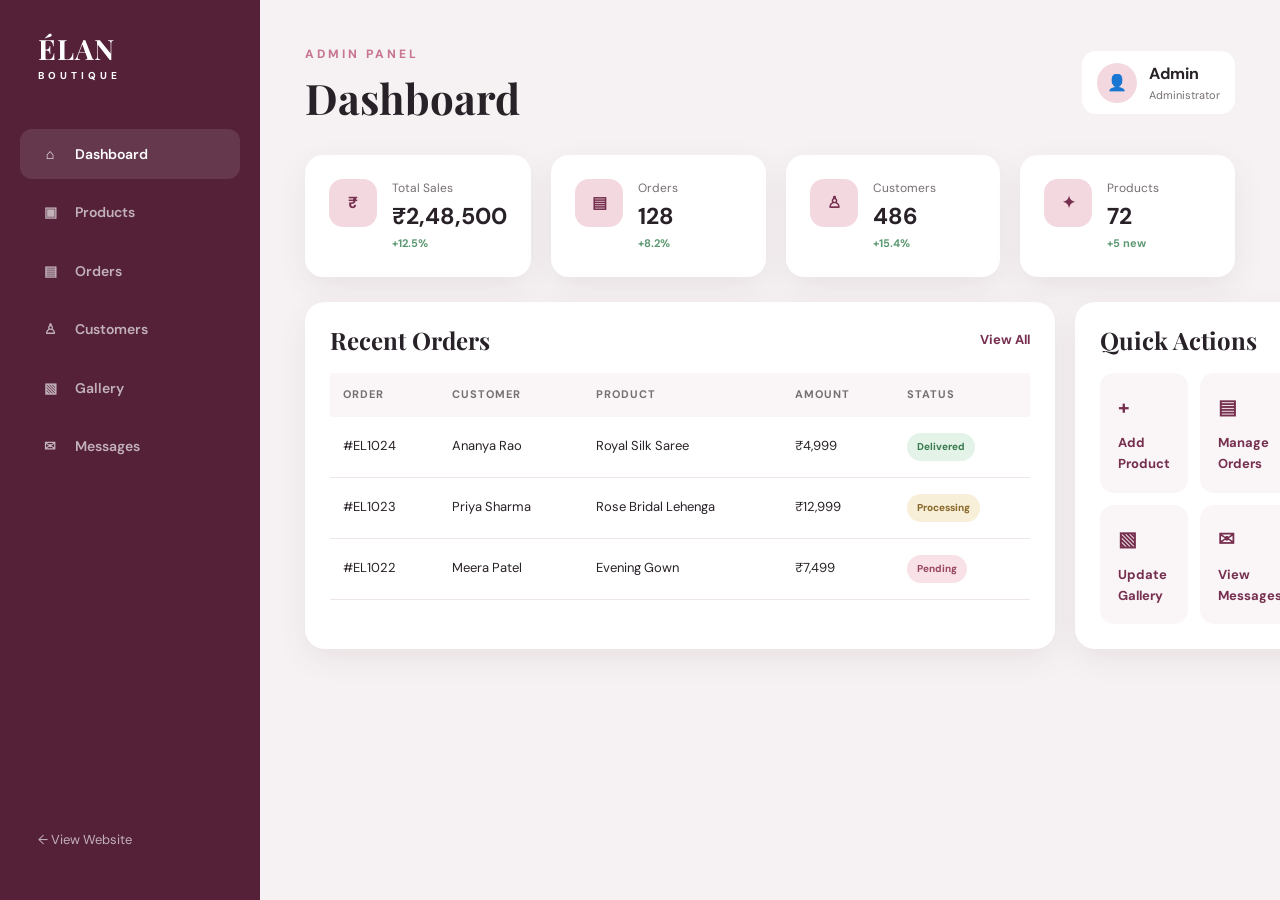
<file: admin-dashboard.html>
<!DOCTYPE html>
<html lang="en">
<head>
    <meta charset="UTF-8">
    <meta name="viewport" content="width=device-width, initial-scale=1.0">

    <title>Dashboard | ÉLAN BOUTIQUE</title>

    <link rel="preconnect" href="https://fonts.googleapis.com">
    <link rel="preconnect" href="https://fonts.gstatic.com" crossorigin>

    <link href="https://fonts.googleapis.com/css2?family=DM+Sans:wght@400;500;600;700&family=Playfair+Display:wght@600;700&display=swap" rel="stylesheet">

    <link rel="stylesheet" href="style.css">
</head>

<body class="admin-layout">

<aside class="admin-sidebar">

    <a href="index.html" class="brand-logo admin-side-logo">
        <span class="brand-name">ÉLAN</span>
        <span class="brand-subtitle">BOUTIQUE</span>
    </a>

    <nav class="admin-nav">

        <a href="admin-dashboard.html" class="active">
            <span>⌂</span>
            Dashboard
        </a>

        <a href="manage-products.html">
            <span>▣</span>
            Products
        </a>

        <a href="manage-orders.html">
            <span>▤</span>
            Orders
        </a>

        <a href="manage-customers.html">
            <span>♙</span>
            Customers
        </a>

        <a href="manage-gallery.html">
            <span>▧</span>
            Gallery
        </a>

        <a href="manage-messages.html">
            <span>✉</span>
            Messages
        </a>

    </nav>

    <a href="index.html" class="admin-logout">
        ← View Website
    </a>

</aside>


<main class="admin-main">

    <div class="admin-topbar">

        <div>
            <p class="eyebrow">ADMIN PANEL</p>
            <h1>Dashboard</h1>
        </div>

        <div class="admin-user">
            <span>👤</span>
            <div>
                <strong>Admin</strong>
                <small>Administrator</small>
            </div>
        </div>

    </div>


    <section class="dashboard-stats">

        <div class="stat-card">
            <span class="stat-icon">₹</span>
            <div>
                <small>Total Sales</small>
                <strong>₹2,48,500</strong>
                <em>+12.5%</em>
            </div>
        </div>

        <div class="stat-card">
            <span class="stat-icon">▤</span>
            <div>
                <small>Orders</small>
                <strong>128</strong>
                <em>+8.2%</em>
            </div>
        </div>

        <div class="stat-card">
            <span class="stat-icon">♙</span>
            <div>
                <small>Customers</small>
                <strong>486</strong>
                <em>+15.4%</em>
            </div>
        </div>

        <div class="stat-card">
            <span class="stat-icon">✦</span>
            <div>
                <small>Products</small>
                <strong>72</strong>
                <em>+5 new</em>
            </div>
        </div>

    </section>


    <section class="admin-content-grid">

        <div class="admin-panel">

            <div class="panel-heading">
                <h2>Recent Orders</h2>
                <a href="manage-orders.html">View All</a>
            </div>

            <div class="table-wrap">

                <table>

                    <thead>
                        <tr>
                            <th>Order</th>
                            <th>Customer</th>
                            <th>Product</th>
                            <th>Amount</th>
                            <th>Status</th>
                        </tr>
                    </thead>

                    <tbody>

                        <tr>
                            <td>#EL1024</td>
                            <td>Ananya Rao</td>
                            <td>Royal Silk Saree</td>
                            <td>₹4,999</td>
                            <td><span class="status delivered">Delivered</span></td>
                        </tr>

                        <tr>
                            <td>#EL1023</td>
                            <td>Priya Sharma</td>
                            <td>Rose Bridal Lehenga</td>
                            <td>₹12,999</td>
                            <td><span class="status processing">Processing</span></td>
                        </tr>

                        <tr>
                            <td>#EL1022</td>
                            <td>Meera Patel</td>
                            <td>Evening Gown</td>
                            <td>₹7,499</td>
                            <td><span class="status pending">Pending</span></td>
                        </tr>

                    </tbody>

                </table>

            </div>

        </div>


        <div class="admin-panel">

            <div class="panel-heading">
                <h2>Quick Actions</h2>
            </div>

            <div class="quick-actions">

                <a href="manage-products.html">
                    <span>+</span>
                    Add Product
                </a>

                <a href="manage-orders.html">
                    <span>▤</span>
                    Manage Orders
                </a>

                <a href="manage-gallery.html">
                    <span>▧</span>
                    Update Gallery
                </a>

                <a href="manage-messages.html">
                    <span>✉</span>
                    View Messages
                </a>

            </div>

        </div>

    </section>

</main>

    <script src="app.js"></script>
</body>
</html>
</file>
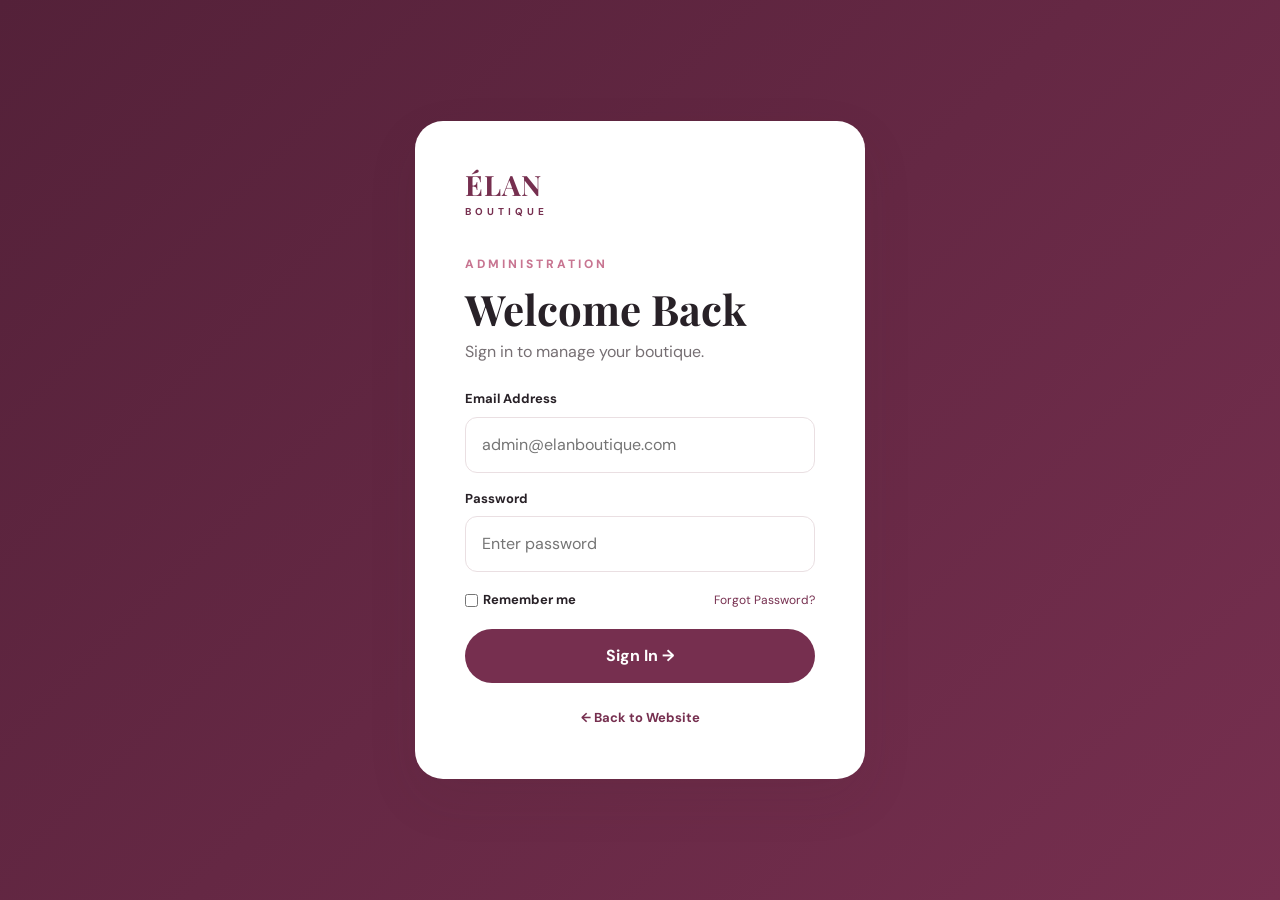
<file: admin-login.html>
<!DOCTYPE html>
<html lang="en">
<head>
    <meta charset="UTF-8">
    <meta name="viewport" content="width=device-width, initial-scale=1.0">

    <title>Admin Login | ÉLAN BOUTIQUE</title>

    <link rel="preconnect" href="https://fonts.googleapis.com">
    <link rel="preconnect" href="https://fonts.gstatic.com" crossorigin>

    <link href="https://fonts.googleapis.com/css2?family=DM+Sans:wght@400;500;600;700&family=Playfair+Display:wght@600;700&display=swap" rel="stylesheet">

    <link rel="stylesheet" href="style.css">
</head>

<body class="admin-body">

<div class="admin-login-page">

    <div class="admin-login-card">

        <a href="index.html" class="brand-logo admin-logo">
            <span class="brand-name">ÉLAN</span>
            <span class="brand-subtitle">BOUTIQUE</span>
        </a>

        <p class="eyebrow">ADMINISTRATION</p>

        <h1>Welcome Back</h1>

        <p class="login-subtitle">
            Sign in to manage your boutique.
        </p>

        <form>

            <label>Email Address</label>
            <input type="email" placeholder="admin@elanboutique.com" required>

            <label>Password</label>
            <input type="password" placeholder="Enter password" required>

            <div class="remember-row">
                <label>
                    <input type="checkbox">
                    Remember me
                </label>

                <a href="#">Forgot Password?</a>
            </div>

            <a href="admin-dashboard.html" class="primary-btn admin-login-btn">
                Sign In →
            </a>

        </form>

        <a href="index.html" class="back-home">
            ← Back to Website
        </a>

    </div>

</div>

    <script src="app.js"></script>
</body>
</html>
</file>
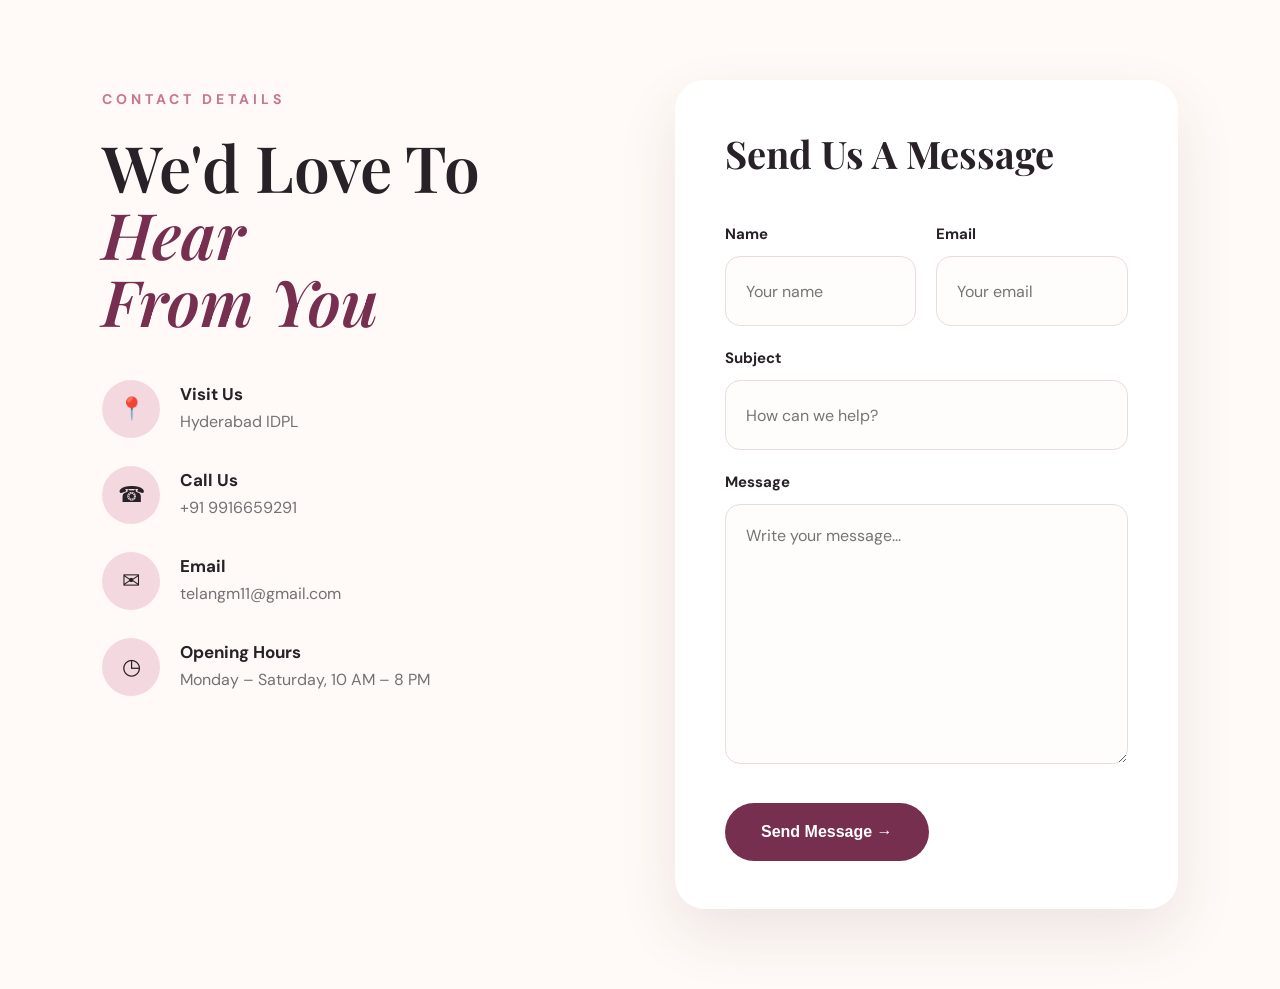
<file: contact.html>
<!DOCTYPE html>
<html lang="en">
<head>
    <meta charset="UTF-8">
    <meta name="viewport" content="width=device-width, initial-scale=1.0">

    <title>Contact Us | ÉLAN BOUTIQUE</title>

    <!-- Google Fonts -->
    <link rel="preconnect" href="https://fonts.googleapis.com">
    <link rel="preconnect" href="https://fonts.gstatic.com" crossorigin>

    <link href="https://fonts.googleapis.com/css2?family=DM+Sans:wght@400;500;600;700&family=Playfair+Display:ital,wght@0,500;0,600;1,500;1,600&display=swap" rel="stylesheet">

    <style>
        :root {
            --wine: #762f4f;
            --wine-dark: #542139;
            --rose: #c87591;
            --pink: #f3d9df;
            --cream: #fffaf7;
            --white: #ffffff;
            --dark: #282127;
            --gray: #766f73;
            --border: #eadbdd;
        }

        * {
            margin: 0;
            padding: 0;
            box-sizing: border-box;
        }

        body {
            font-family: "DM Sans", sans-serif;
            background: var(--cream);
            color: var(--dark);
        }

        .contact-section {
            min-height: 100vh;
            padding: 80px 8%;
            display: flex;
            align-items: center;
        }

        .contact-container {
            width: 100%;
            max-width: 1320px;
            margin: auto;
            display: grid;
            grid-template-columns: 1fr 1fr;
            gap: 70px;
            align-items: start;
        }

        /* LEFT SIDE */

        .contact-left {
            padding-top: 10px;
        }

        .contact-label {
            color: var(--rose);
            font-size: 14px;
            font-weight: 700;
            letter-spacing: 4px;
            text-transform: uppercase;
            margin-bottom: 25px;
        }

        .contact-title {
            font-family: "Playfair Display", serif;
            font-size: 64px;
            line-height: 1.05;
            font-weight: 600;
            margin-bottom: 45px;
        }

        .contact-title span {
            color: var(--wine);
            font-style: italic;
        }

        .contact-info {
            display: flex;
            flex-direction: column;
            gap: 28px;
        }

        .contact-item {
            display: flex;
            align-items: center;
            gap: 20px;
        }

        .contact-icon {
            width: 58px;
            height: 58px;
            min-width: 58px;
            border-radius: 50%;
            background: var(--pink);
            display: flex;
            align-items: center;
            justify-content: center;
            font-size: 22px;
        }

        .contact-text h3 {
            font-size: 17px;
            margin-bottom: 5px;
            font-weight: 700;
        }

        .contact-text p {
            color: var(--gray);
            font-size: 16px;
            line-height: 1.5;
        }

        /* FORM CARD */

        .contact-form-card {
            background: var(--white);
            border-radius: 30px;
            padding: 48px 50px;
            box-shadow: 0 25px 60px rgba(75, 36, 53, 0.10);
        }

        .contact-form-card h2 {
            font-family: "Playfair Display", serif;
            font-size: 38px;
            margin-bottom: 45px;
        }

        .form-row {
            display: grid;
            grid-template-columns: 1fr 1fr;
            gap: 20px;
        }

        .form-group {
            margin-bottom: 22px;
        }

        .form-group label {
            display: block;
            font-size: 15px;
            font-weight: 700;
            margin-bottom: 12px;
        }

        .form-group input,
        .form-group textarea {
            width: 100%;
            border: 1px solid var(--border);
            border-radius: 15px;
            background: #fffdfc;
            padding: 20px;
            font-family: "DM Sans", sans-serif;
            font-size: 16px;
            color: var(--dark);
            outline: none;
            transition: 0.3s;
        }

        .form-group input {
            height: 70px;
        }

        .form-group textarea {
            height: 260px;
            resize: vertical;
        }

        .form-group input:focus,
        .form-group textarea:focus {
            border-color: var(--rose);
            box-shadow: 0 0 0 3px rgba(200, 117, 145, 0.10);
        }

        .send-btn {
            display: inline-block;
            border: none;
            background: var(--wine);
            color: white;
            padding: 20px 36px;
            border-radius: 40px;
            font-size: 16px;
            font-weight: 700;
            cursor: pointer;
            margin-top: 12px;
            transition: 0.3s;
        }

        .send-btn:hover {
            background: var(--wine-dark);
            transform: translateY(-2px);
        }

        /* RESPONSIVE */

        @media (max-width: 1000px) {
            .contact-container {
                grid-template-columns: 1fr;
                gap: 50px;
            }

            .contact-title {
                font-size: 52px;
            }

            .contact-form-card {
                max-width: 750px;
            }
        }

        @media (max-width: 650px) {
            .contact-section {
                padding: 55px 20px;
            }

            .contact-title {
                font-size: 42px;
            }

            .contact-form-card {
                padding: 30px 22px;
                border-radius: 22px;
            }

            .contact-form-card h2 {
                font-size: 30px;
                margin-bottom: 30px;
            }

            .form-row {
                grid-template-columns: 1fr;
                gap: 0;
            }

            .form-group textarea {
                height: 200px;
            }
        }
    </style>
</head>

<body>

<section class="contact-section">

    <div class="contact-container">

        <!-- LEFT SIDE -->
        <div class="contact-left">

            <div class="contact-label">
                Contact Details
            </div>

            <h1 class="contact-title">
                We'd Love To <span>Hear<br>From You</span>
            </h1>

            <div class="contact-info">

                <!-- VISIT -->
                <div class="contact-item">

                    <div class="contact-icon">
                        📍
                    </div>

                    <div class="contact-text">
                        <h3>Visit Us</h3>
                        <p>Hyderabad IDPL</p>
                    </div>

                </div>

                <!-- CALL -->
                <div class="contact-item">

                    <div class="contact-icon">
                        ☎
                    </div>

                    <div class="contact-text">
                        <h3>Call Us</h3>
                        <p>+91 9916659291</p>
                    </div>

                </div>

                <!-- EMAIL -->
                <div class="contact-item">

                    <div class="contact-icon">
                        ✉
                    </div>

                    <div class="contact-text">
                        <h3>Email</h3>
                        <p>telangm11@gmail.com</p>
                    </div>

                </div>

                <!-- OPENING HOURS -->
                <div class="contact-item">

                    <div class="contact-icon">
                        ◷
                    </div>

                    <div class="contact-text">
                        <h3>Opening Hours</h3>
                        <p>Monday – Saturday, 10 AM – 8 PM</p>
                    </div>

                </div>

            </div>

        </div>


        <!-- RIGHT SIDE -->
        <div class="contact-form-card">

            <h2>Send Us A Message</h2>

            <form>

                <div class="form-row">

                    <div class="form-group">
                        <label>Name</label>
                        <input type="text" placeholder="Your name">
                    </div>

                    <div class="form-group">
                        <label>Email</label>
                        <input type="email" placeholder="Your email">
                    </div>

                </div>


                <div class="form-group">
                    <label>Subject</label>
                    <input type="text" placeholder="How can we help?">
                </div>


                <div class="form-group">
                    <label>Message</label>
                    <textarea placeholder="Write your message..."></textarea>
                </div>


                <button type="submit" class="send-btn">
                    Send Message →
                </button>

            </form>

        </div>

    </div>

</section>

    <script src="app.js"></script>
</body>
</html>
</file>
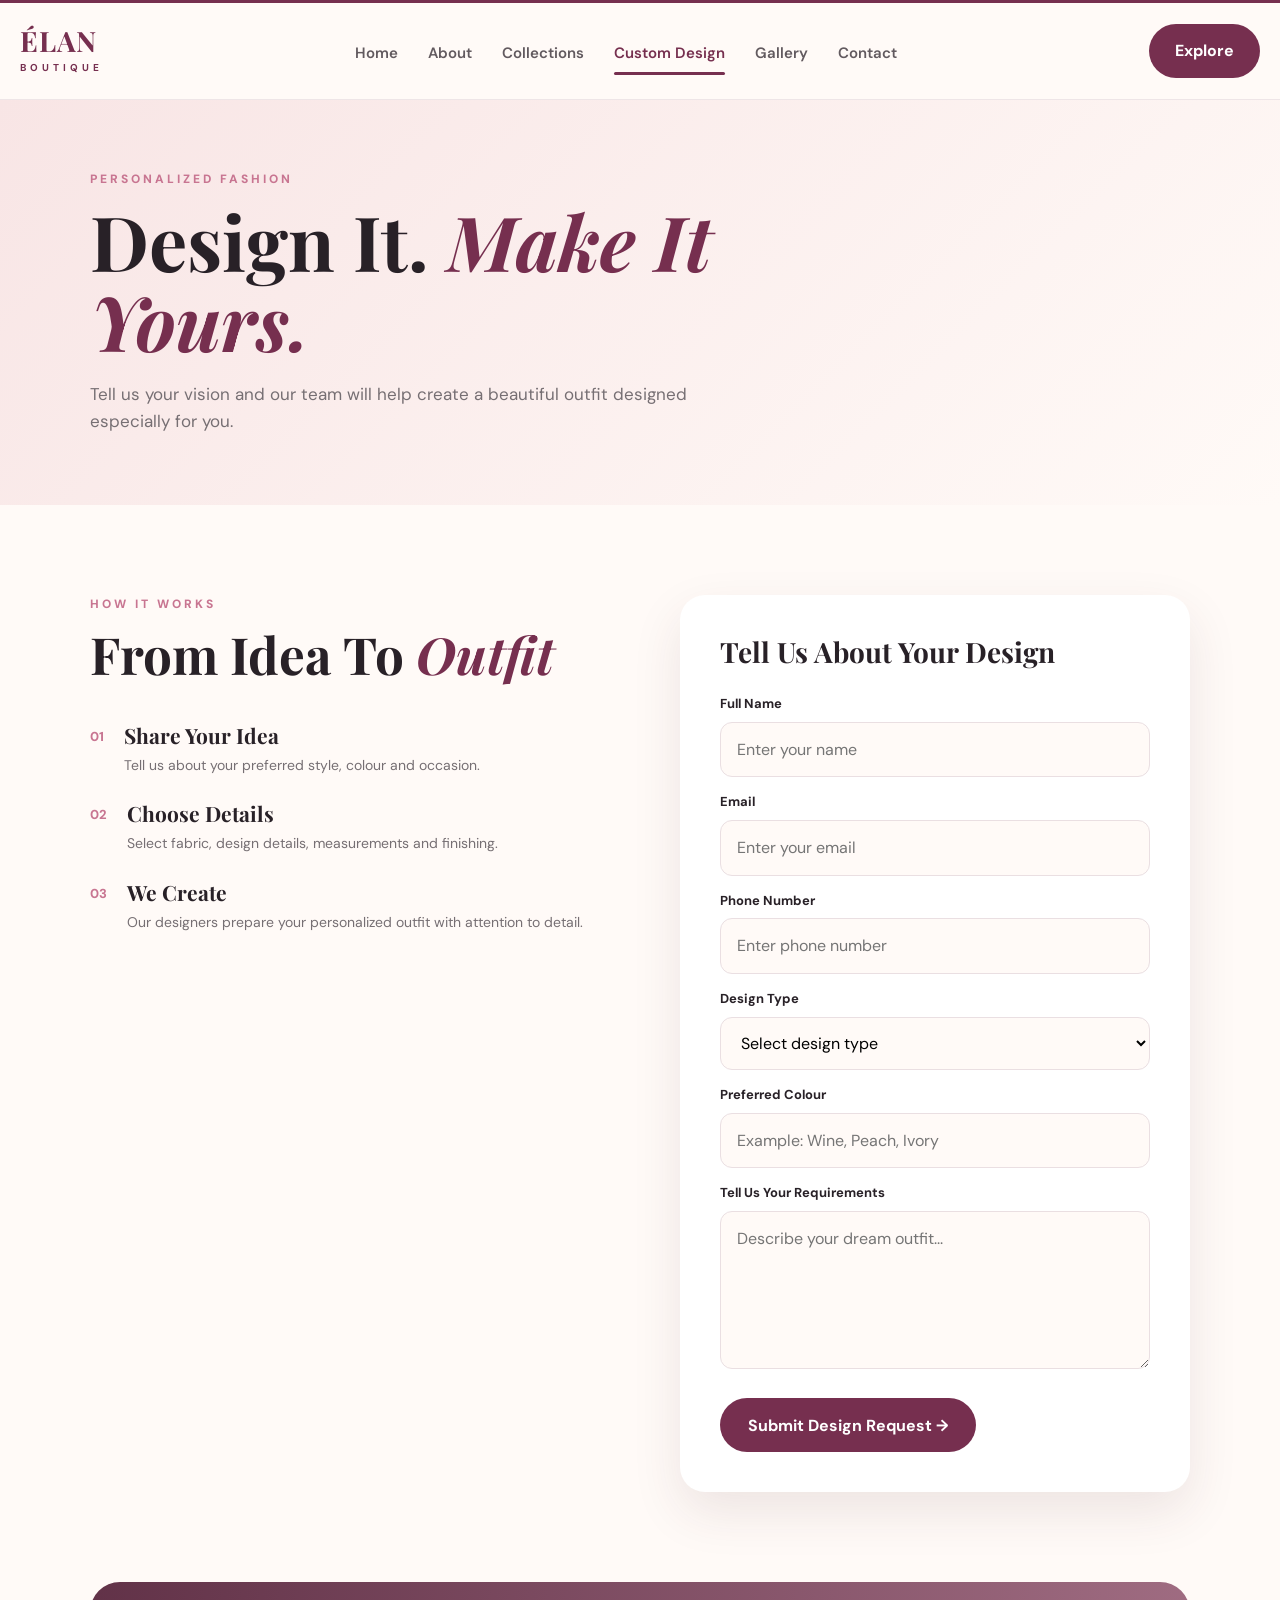
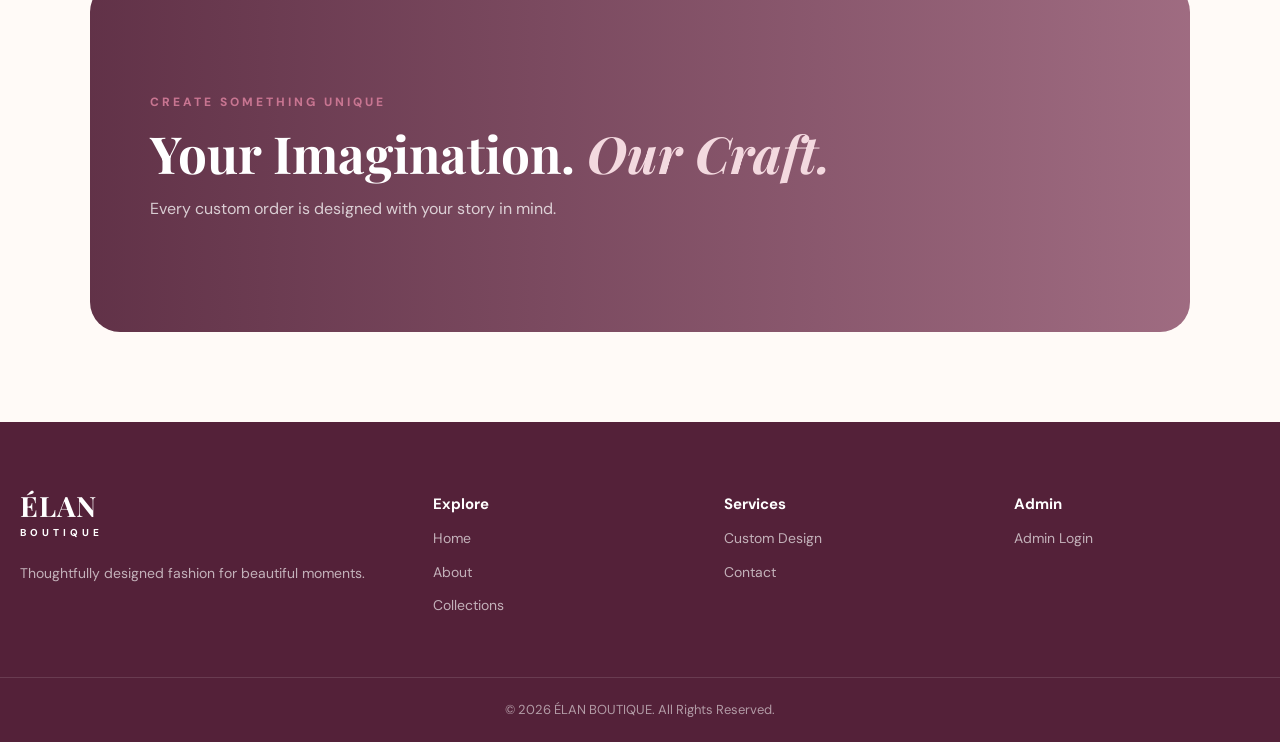
<file: custom-design.html>
<!DOCTYPE html>
<html lang="en">
<head>
    <meta charset="UTF-8">
    <meta name="viewport" content="width=device-width, initial-scale=1.0">

    <title>Custom Design | ÉLAN BOUTIQUE</title>

    <link rel="preconnect" href="https://fonts.googleapis.com">
    <link rel="preconnect" href="https://fonts.gstatic.com" crossorigin>

    <link href="https://fonts.googleapis.com/css2?family=DM+Sans:wght@400;500;600;700&family=Playfair+Display:ital,wght@0,500;0,600;0,700;1,500;1,600&display=swap" rel="stylesheet">

    <link rel="stylesheet" href="style.css">
</head>

<body>

<header class="site-header">
    <div class="header-inner">

        <a href="index.html" class="brand-logo">
            <span class="brand-name">ÉLAN</span>
            <span class="brand-subtitle">BOUTIQUE</span>
        </a>

        <input type="checkbox" id="menu-toggle" class="menu-toggle">

        <label for="menu-toggle" class="menu-icon">
            <span></span>
            <span></span>
            <span></span>
        </label>

        <nav class="main-nav">
            <a href="index.html">Home</a>
            <a href="about.html">About</a>
            <a href="collections.html">Collections</a>
            <a href="custom-design.html" class="active">Custom Design</a>
            <a href="gallery.html">Gallery</a>
            <a href="contact.html">Contact</a>
        </nav>

        <a href="collections.html" class="header-btn">Explore</a>

    </div>
</header>


<section class="page-hero">

    <div>
        <p class="eyebrow">PERSONALIZED FASHION</p>

        <h1>
            Design It.
            <em>Make It Yours.</em>
        </h1>

        <p>
            Tell us your vision and our team will help create
            a beautiful outfit designed especially for you.
        </p>
    </div>

</section>


<section class="custom-design-section">

    <div class="custom-info">

        <p class="eyebrow">HOW IT WORKS</p>

        <h2>
            From Idea To
            <em>Outfit</em>
        </h2>

        <div class="process-list">

            <div class="process-item">
                <span>01</span>
                <div>
                    <h3>Share Your Idea</h3>
                    <p>
                        Tell us about your preferred style,
                        colour and occasion.
                    </p>
                </div>
            </div>

            <div class="process-item">
                <span>02</span>
                <div>
                    <h3>Choose Details</h3>
                    <p>
                        Select fabric, design details,
                        measurements and finishing.
                    </p>
                </div>
            </div>

            <div class="process-item">
                <span>03</span>
                <div>
                    <h3>We Create</h3>
                    <p>
                        Our designers prepare your personalized
                        outfit with attention to detail.
                    </p>
                </div>
            </div>

        </div>

    </div>


    <form class="design-form">

        <h3>Tell Us About Your Design</h3>

        <label>Full Name</label>
        <input type="text" placeholder="Enter your name">

        <label>Email</label>
        <input type="email" placeholder="Enter your email">

        <label>Phone Number</label>
        <input type="tel" placeholder="Enter phone number">

        <label>Design Type</label>

        <select>
            <option>Select design type</option>
            <option>Saree</option>
            <option>Lehenga</option>
            <option>Gown</option>
            <option>Kurti</option>
            <option>Other</option>
        </select>

        <label>Preferred Colour</label>
        <input type="text" placeholder="Example: Wine, Peach, Ivory">

        <label>Tell Us Your Requirements</label>
        <textarea rows="5" placeholder="Describe your dream outfit..."></textarea>

        <button type="submit" class="primary-btn">
            Submit Design Request →
        </button>

    </form>

</section>


<section class="custom-banner">

    <div>
        <p class="eyebrow">CREATE SOMETHING UNIQUE</p>

        <h2>
            Your Imagination.
            <em>Our Craft.</em>
        </h2>

        <p>
            Every custom order is designed with your story in mind.
        </p>
    </div>

</section>


<footer class="site-footer">

    <div class="footer-inner">

        <div class="footer-brand">
            <a href="index.html" class="brand-logo footer-logo">
                <span class="brand-name">ÉLAN</span>
                <span class="brand-subtitle">BOUTIQUE</span>
            </a>

            <p>
                Thoughtfully designed fashion for beautiful moments.
            </p>
        </div>

        <div class="footer-column">
            <h4>Explore</h4>
            <a href="index.html">Home</a>
            <a href="about.html">About</a>
            <a href="collections.html">Collections</a>
        </div>

        <div class="footer-column">
            <h4>Services</h4>
            <a href="custom-design.html">Custom Design</a>
            <a href="contact.html">Contact</a>
        </div>

        <div class="footer-column">
            <h4>Admin</h4>
            <a href="admin-login.html">Admin Login</a>
        </div>

    </div>

    <div class="footer-bottom">
        © 2026 ÉLAN BOUTIQUE. All Rights Reserved.
    </div>

</footer>

    <script src="app.js"></script>
</body>
</html>
</file>
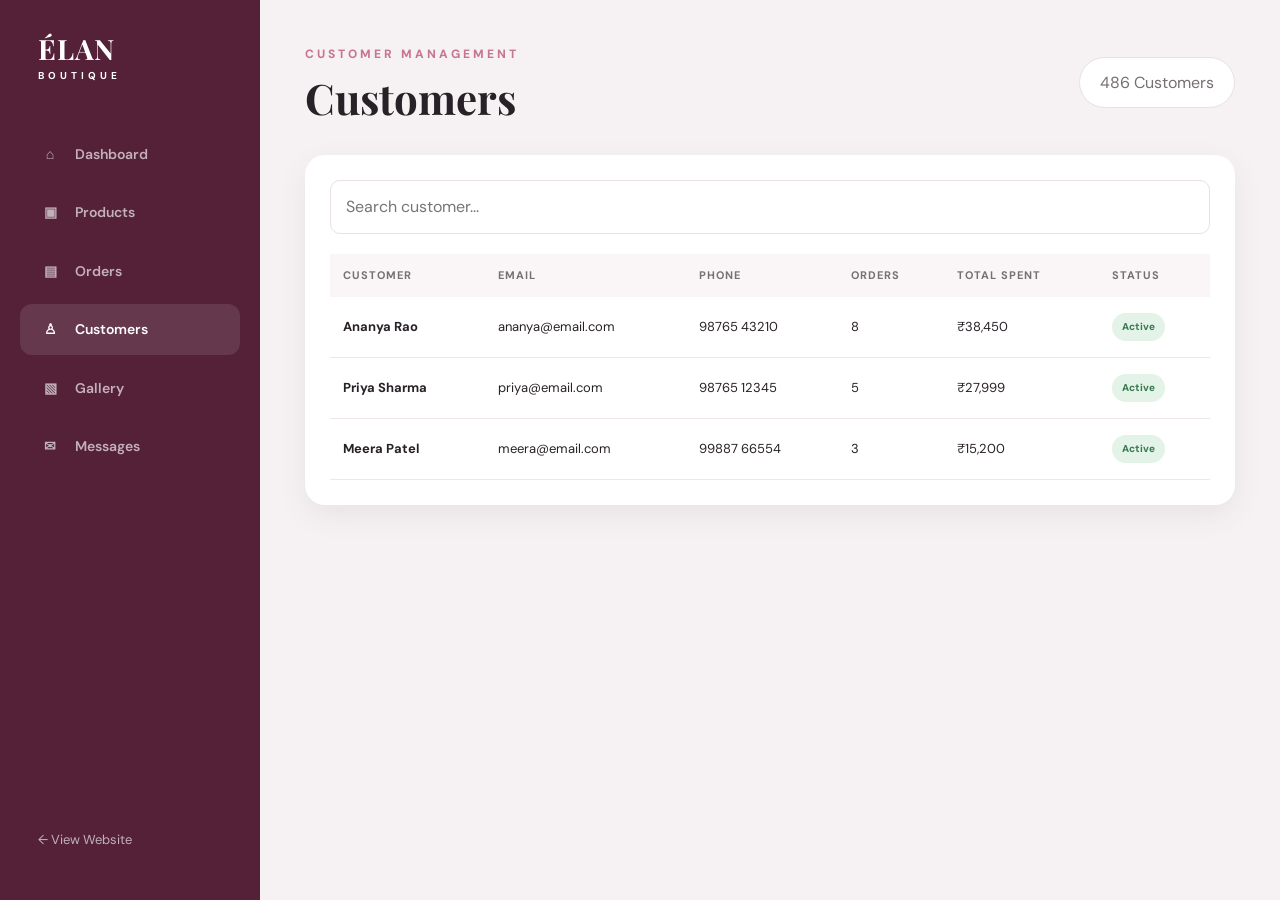
<file: manage-customers.html>
<!DOCTYPE html>
<html lang="en">
<head>
    <meta charset="UTF-8">
    <meta name="viewport" content="width=device-width, initial-scale=1.0">

    <title>Customers | ÉLAN BOUTIQUE</title>

    <link rel="preconnect" href="https://fonts.googleapis.com">
    <link rel="preconnect" href="https://fonts.gstatic.com" crossorigin>

    <link href="https://fonts.googleapis.com/css2?family=DM+Sans:wght@400;500;600;700&family=Playfair+Display:wght@600;700&display=swap" rel="stylesheet">

    <link rel="stylesheet" href="style.css">
</head>

<body class="admin-layout">

<aside class="admin-sidebar">

    <a href="index.html" class="brand-logo admin-side-logo">
        <span class="brand-name">ÉLAN</span>
        <span class="brand-subtitle">BOUTIQUE</span>
    </a>

    <nav class="admin-nav">
        <a href="admin-dashboard.html"><span>⌂</span>Dashboard</a>
        <a href="manage-products.html"><span>▣</span>Products</a>
        <a href="manage-orders.html"><span>▤</span>Orders</a>
        <a href="manage-customers.html" class="active"><span>♙</span>Customers</a>
        <a href="manage-gallery.html"><span>▧</span>Gallery</a>
        <a href="manage-messages.html"><span>✉</span>Messages</a>
    </nav>

    <a href="index.html" class="admin-logout">← View Website</a>

</aside>


<main class="admin-main">

    <div class="admin-topbar">

        <div>
            <p class="eyebrow">CUSTOMER MANAGEMENT</p>
            <h1>Customers</h1>
        </div>

        <span class="design-count">486 Customers</span>

    </div>


    <div class="admin-panel">

        <div class="filter-bar">
            <input type="search" placeholder="Search customer...">
        </div>


        <div class="table-wrap">

            <table>

                <thead>
                    <tr>
                        <th>Customer</th>
                        <th>Email</th>
                        <th>Phone</th>
                        <th>Orders</th>
                        <th>Total Spent</th>
                        <th>Status</th>
                    </tr>
                </thead>

                <tbody>

                    <tr>
                        <td><strong>Ananya Rao</strong></td>
                        <td>ananya@email.com</td>
                        <td>98765 43210</td>
                        <td>8</td>
                        <td>₹38,450</td>
                        <td><span class="status delivered">Active</span></td>
                    </tr>

                    <tr>
                        <td><strong>Priya Sharma</strong></td>
                        <td>priya@email.com</td>
                        <td>98765 12345</td>
                        <td>5</td>
                        <td>₹27,999</td>
                        <td><span class="status delivered">Active</span></td>
                    </tr>

                    <tr>
                        <td><strong>Meera Patel</strong></td>
                        <td>meera@email.com</td>
                        <td>99887 66554</td>
                        <td>3</td>
                        <td>₹15,200</td>
                        <td><span class="status delivered">Active</span></td>
                    </tr>

                </tbody>

            </table>

        </div>

    </div>

</main>

    <script src="app.js"></script>
</body>
</html>
</file>
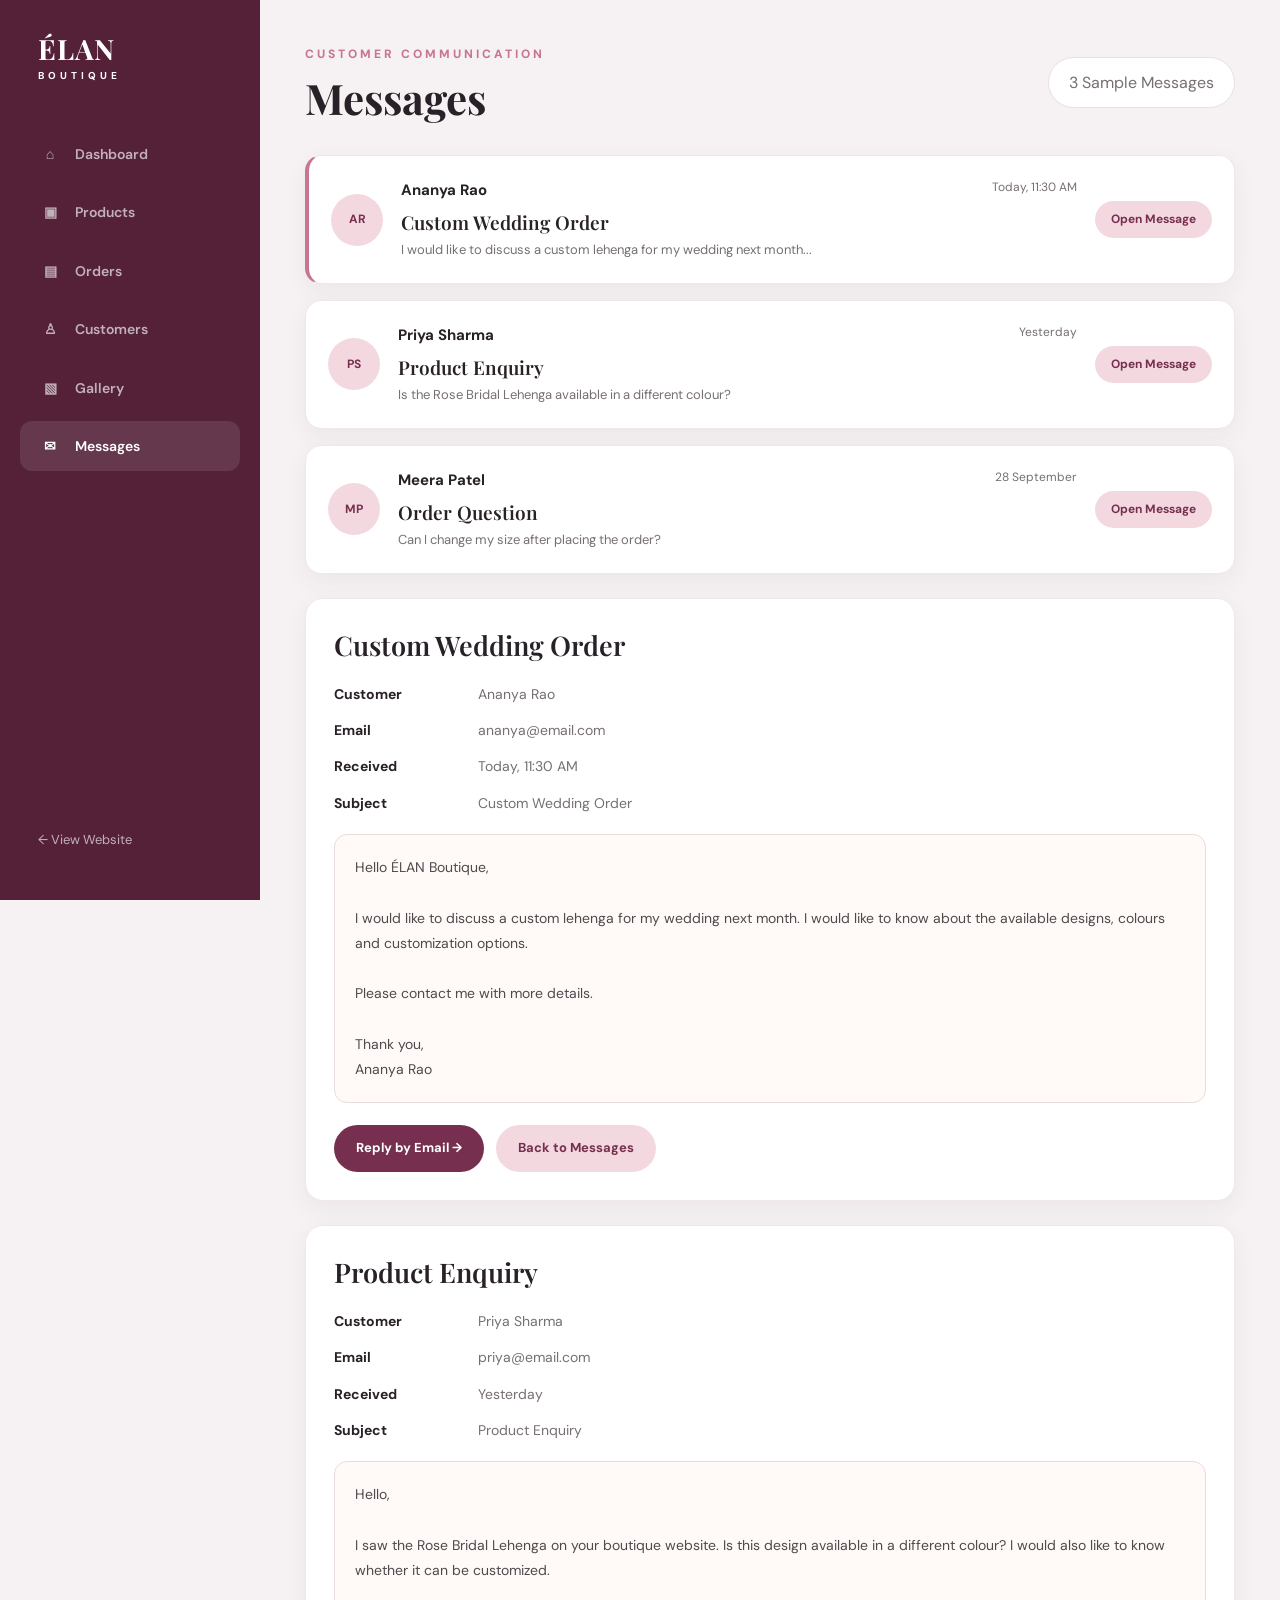
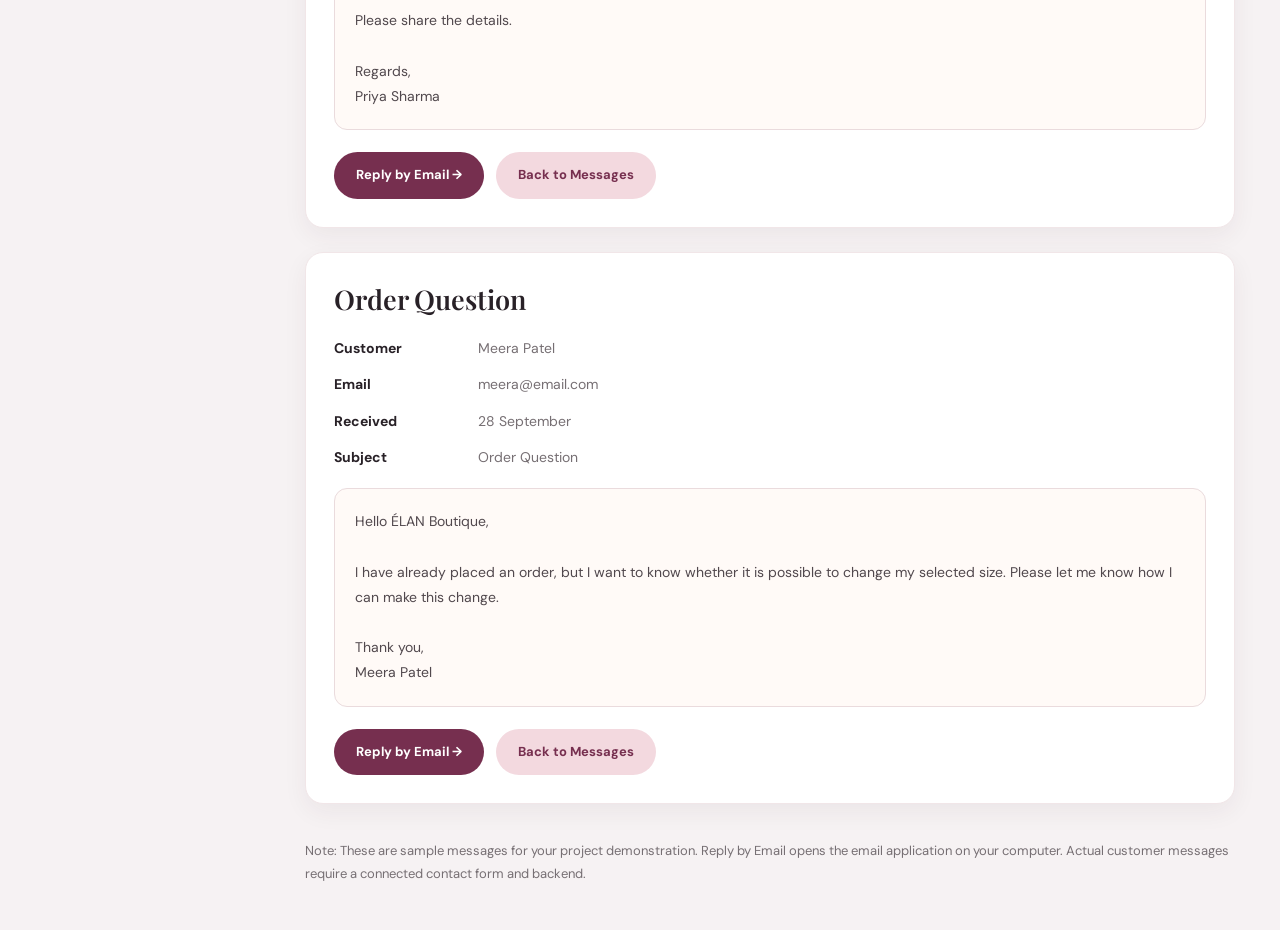
<file: manage-messages.html>
<!DOCTYPE html>
<html lang="en">
<head>
<meta charset="UTF-8">
<meta name="viewport" content="width=device-width, initial-scale=1.0">
<title>Messages | ÉLAN BOUTIQUE</title>

<link href="https://fonts.googleapis.com/css2?family=DM+Sans:wght@400;500;600;700&family=Playfair+Display:wght@600;700&display=swap" rel="stylesheet">
<link rel="stylesheet" href="style.css">

<style>
.messages-page{display:grid;gap:24px}
.message-list{display:grid;gap:16px}
.message-card{display:flex;align-items:center;gap:18px;background:#fff;border-radius:16px;padding:22px;box-shadow:0 8px 25px rgba(75,36,53,.06);border:1px solid #f1e6e8}
.message-card.unread{border-left:4px solid #c87591}
.message-avatar{width:52px;height:52px;min-width:52px;border-radius:50%;display:grid;place-items:center;background:#f3d9df;color:#762f4f;font-weight:700}
.message-content{flex:1;min-width:0}
.message-top{display:flex;justify-content:space-between;gap:15px;flex-wrap:wrap;margin-bottom:7px}
.message-top strong{font-size:15px}
.message-top span{font-size:12px;color:#766f73}
.message-content h3{font:600 19px "Playfair Display",serif;margin-bottom:5px}
.message-content p{font-size:13px;color:#766f73;line-height:1.6}
.message-actions{display:flex;gap:8px;align-items:center;flex-wrap:wrap}
.message-action{display:inline-block;padding:9px 16px;background:#f3d9df;color:#762f4f;border-radius:25px;text-decoration:none;font-size:12px;font-weight:700}
.message-action:hover{background:#762f4f;color:#fff}
.message-details{background:#fff;border-radius:18px;padding:28px;box-shadow:0 8px 25px rgba(75,36,53,.06);border:1px solid #f1e6e8;scroll-margin-top:25px}
.message-details h2{font:600 27px "Playfair Display",serif;margin-bottom:20px}
.message-details dl{display:grid;grid-template-columns:130px 1fr;gap:14px;font-size:14px;margin-bottom:20px}
.message-details dt{font-weight:700;color:#282127}
.message-details dd{color:#766f73;overflow-wrap:anywhere}
.message-body{background:#fffaf7;border:1px solid #eadbdd;border-radius:13px;padding:20px;line-height:1.8;color:#51484d;font-size:14px;margin:18px 0 22px}
.message-buttons{display:flex;gap:12px;flex-wrap:wrap}
.reply-button,.back-button{display:inline-block;padding:13px 22px;border-radius:28px;font-size:13px;font-weight:700;text-decoration:none}
.reply-button{background:#762f4f;color:white}
.reply-button:hover{background:#542139}
.back-button{background:#f3d9df;color:#762f4f}
.message-note{font-size:13px;color:#766f73;line-height:1.7;margin-top:12px}
@media(max-width:650px){.message-card{align-items:flex-start;flex-wrap:wrap;padding:17px}.message-actions{width:100%;padding-left:70px}.message-details{padding:20px}.message-details dl{grid-template-columns:1fr;gap:5px}.message-details dd{margin-bottom:10px}}
</style>
</head>

<body class="admin-layout">

<aside class="admin-sidebar">
    <a href="index.html" class="brand-logo admin-side-logo">
        <span class="brand-name">ÉLAN</span>
        <span class="brand-subtitle">BOUTIQUE</span>
    </a>

    <nav class="admin-nav">
        <a href="admin-dashboard.html"><span>⌂</span>Dashboard</a>
        <a href="manage-products.html"><span>▣</span>Products</a>
        <a href="manage-orders.html"><span>▤</span>Orders</a>
        <a href="manage-customers.html"><span>♙</span>Customers</a>
        <a href="manage-gallery.html"><span>▧</span>Gallery</a>
        <a href="manage-messages.html" class="active"><span>✉</span>Messages</a>
    </nav>

    <a href="index.html" class="admin-logout">← View Website</a>
</aside>

<main class="admin-main">

    <div class="admin-topbar">
        <div>
            <p class="eyebrow">CUSTOMER COMMUNICATION</p>
            <h1>Messages</h1>
        </div>
        <span class="design-count">3 Sample Messages</span>
    </div>

    <div class="messages-page">

        <!-- MESSAGE LIST -->
        <section class="message-list">

            <article class="message-card unread">
                <div class="message-avatar">AR</div>
                <div class="message-content">
                    <div class="message-top">
                        <strong>Ananya Rao</strong>
                        <span>Today, 11:30 AM</span>
                    </div>
                    <h3>Custom Wedding Order</h3>
                    <p>I would like to discuss a custom lehenga for my wedding next month...</p>
                </div>
                <div class="message-actions">
                    <a href="#message-ananya" class="message-action">Open Message</a>
                </div>
            </article>

            <article class="message-card">
                <div class="message-avatar">PS</div>
                <div class="message-content">
                    <div class="message-top">
                        <strong>Priya Sharma</strong>
                        <span>Yesterday</span>
                    </div>
                    <h3>Product Enquiry</h3>
                    <p>Is the Rose Bridal Lehenga available in a different colour?</p>
                </div>
                <div class="message-actions">
                    <a href="#message-priya" class="message-action">Open Message</a>
                </div>
            </article>

            <article class="message-card">
                <div class="message-avatar">MP</div>
                <div class="message-content">
                    <div class="message-top">
                        <strong>Meera Patel</strong>
                        <span>28 September</span>
                    </div>
                    <h3>Order Question</h3>
                    <p>Can I change my size after placing the order?</p>
                </div>
                <div class="message-actions">
                    <a href="#message-meera" class="message-action">Open Message</a>
                </div>
            </article>

        </section>

        <!-- ANANYA MESSAGE DETAILS -->
        <section class="message-details" id="message-ananya">
            <h2>Custom Wedding Order</h2>
            <dl>
                <dt>Customer</dt>
                <dd>Ananya Rao</dd>

                <dt>Email</dt>
                <dd>ananya@email.com</dd>

                <dt>Received</dt>
                <dd>Today, 11:30 AM</dd>

                <dt>Subject</dt>
                <dd>Custom Wedding Order</dd>
            </dl>

            <div class="message-body">
                Hello ÉLAN Boutique,<br><br>
                I would like to discuss a custom lehenga for my wedding next month. I would like to know about the available designs, colours and customization options.<br><br>
                Please contact me with more details.<br><br>
                Thank you,<br>
                Ananya Rao
            </div>

            <div class="message-buttons">
                <a class="reply-button" href="mailto:ananya@email.com?subject=Re:%20Custom%20Wedding%20Order">Reply by Email →</a>
                <a class="back-button" href="manage-messages.html">Back to Messages</a>
            </div>
        </section>

        <!-- PRIYA MESSAGE DETAILS -->
        <section class="message-details" id="message-priya">
            <h2>Product Enquiry</h2>
            <dl>
                <dt>Customer</dt>
                <dd>Priya Sharma</dd>

                <dt>Email</dt>
                <dd>priya@email.com</dd>

                <dt>Received</dt>
                <dd>Yesterday</dd>

                <dt>Subject</dt>
                <dd>Product Enquiry</dd>
            </dl>

            <div class="message-body">
                Hello,<br><br>
                I saw the Rose Bridal Lehenga on your boutique website. Is this design available in a different colour? I would also like to know whether it can be customized.<br><br>
                Please share the details.<br><br>
                Regards,<br>
                Priya Sharma
            </div>

            <div class="message-buttons">
                <a class="reply-button" href="mailto:priya@email.com?subject=Re:%20Product%20Enquiry">Reply by Email →</a>
                <a class="back-button" href="manage-messages.html">Back to Messages</a>
            </div>
        </section>

        <!-- MEERA MESSAGE DETAILS -->
        <section class="message-details" id="message-meera">
            <h2>Order Question</h2>
            <dl>
                <dt>Customer</dt>
                <dd>Meera Patel</dd>

                <dt>Email</dt>
                <dd>meera@email.com</dd>

                <dt>Received</dt>
                <dd>28 September</dd>

                <dt>Subject</dt>
                <dd>Order Question</dd>
            </dl>

            <div class="message-body">
                Hello ÉLAN Boutique,<br><br>
                I have already placed an order, but I want to know whether it is possible to change my selected size. Please let me know how I can make this change.<br><br>
                Thank you,<br>
                Meera Patel
            </div>

            <div class="message-buttons">
                <a class="reply-button" href="mailto:meera@email.com?subject=Re:%20Order%20Question">Reply by Email →</a>
                <a class="back-button" href="manage-messages.html">Back to Messages</a>
            </div>
        </section>

        <p class="message-note">
            Note: These are sample messages for your project demonstration. Reply by Email opens the email application on your computer. Actual customer messages require a connected contact form and backend.
        </p>

    </div>

</main>
    <script src="app.js"></script>
</body>
</html>
</file>
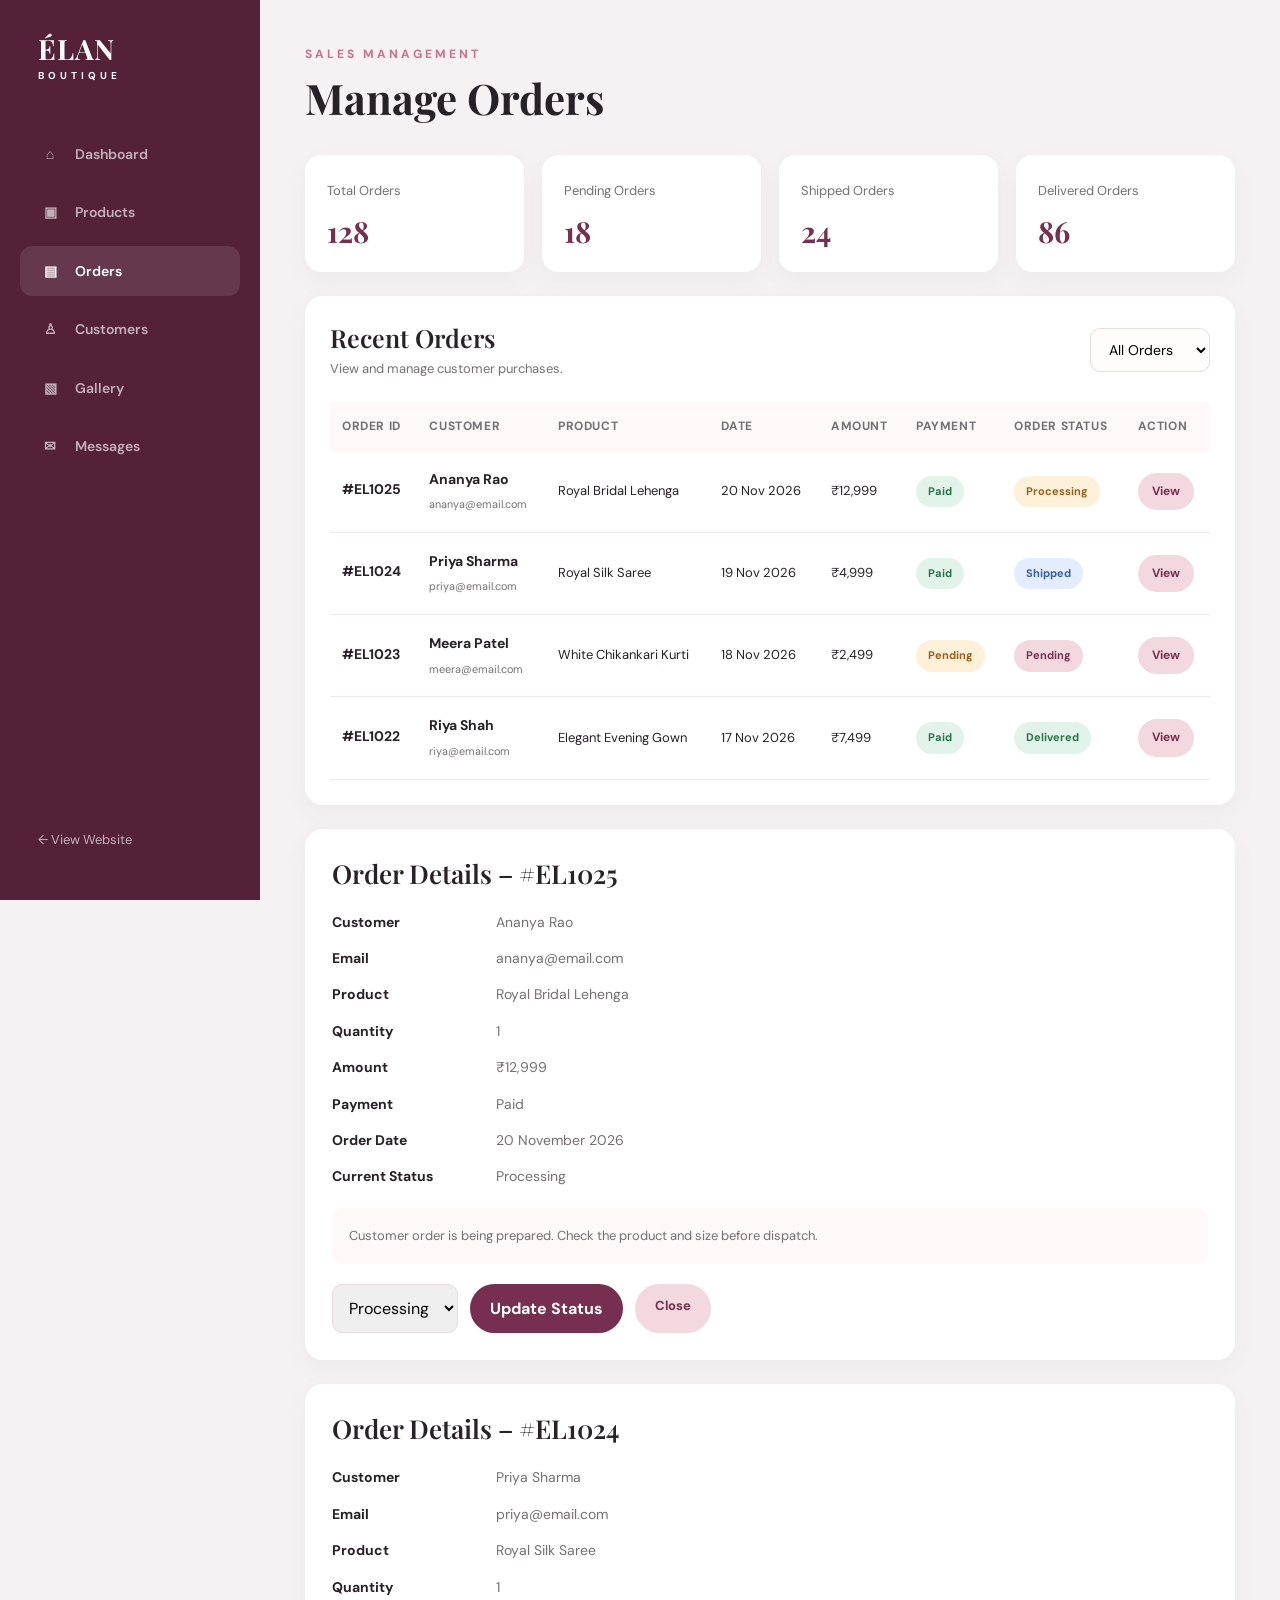
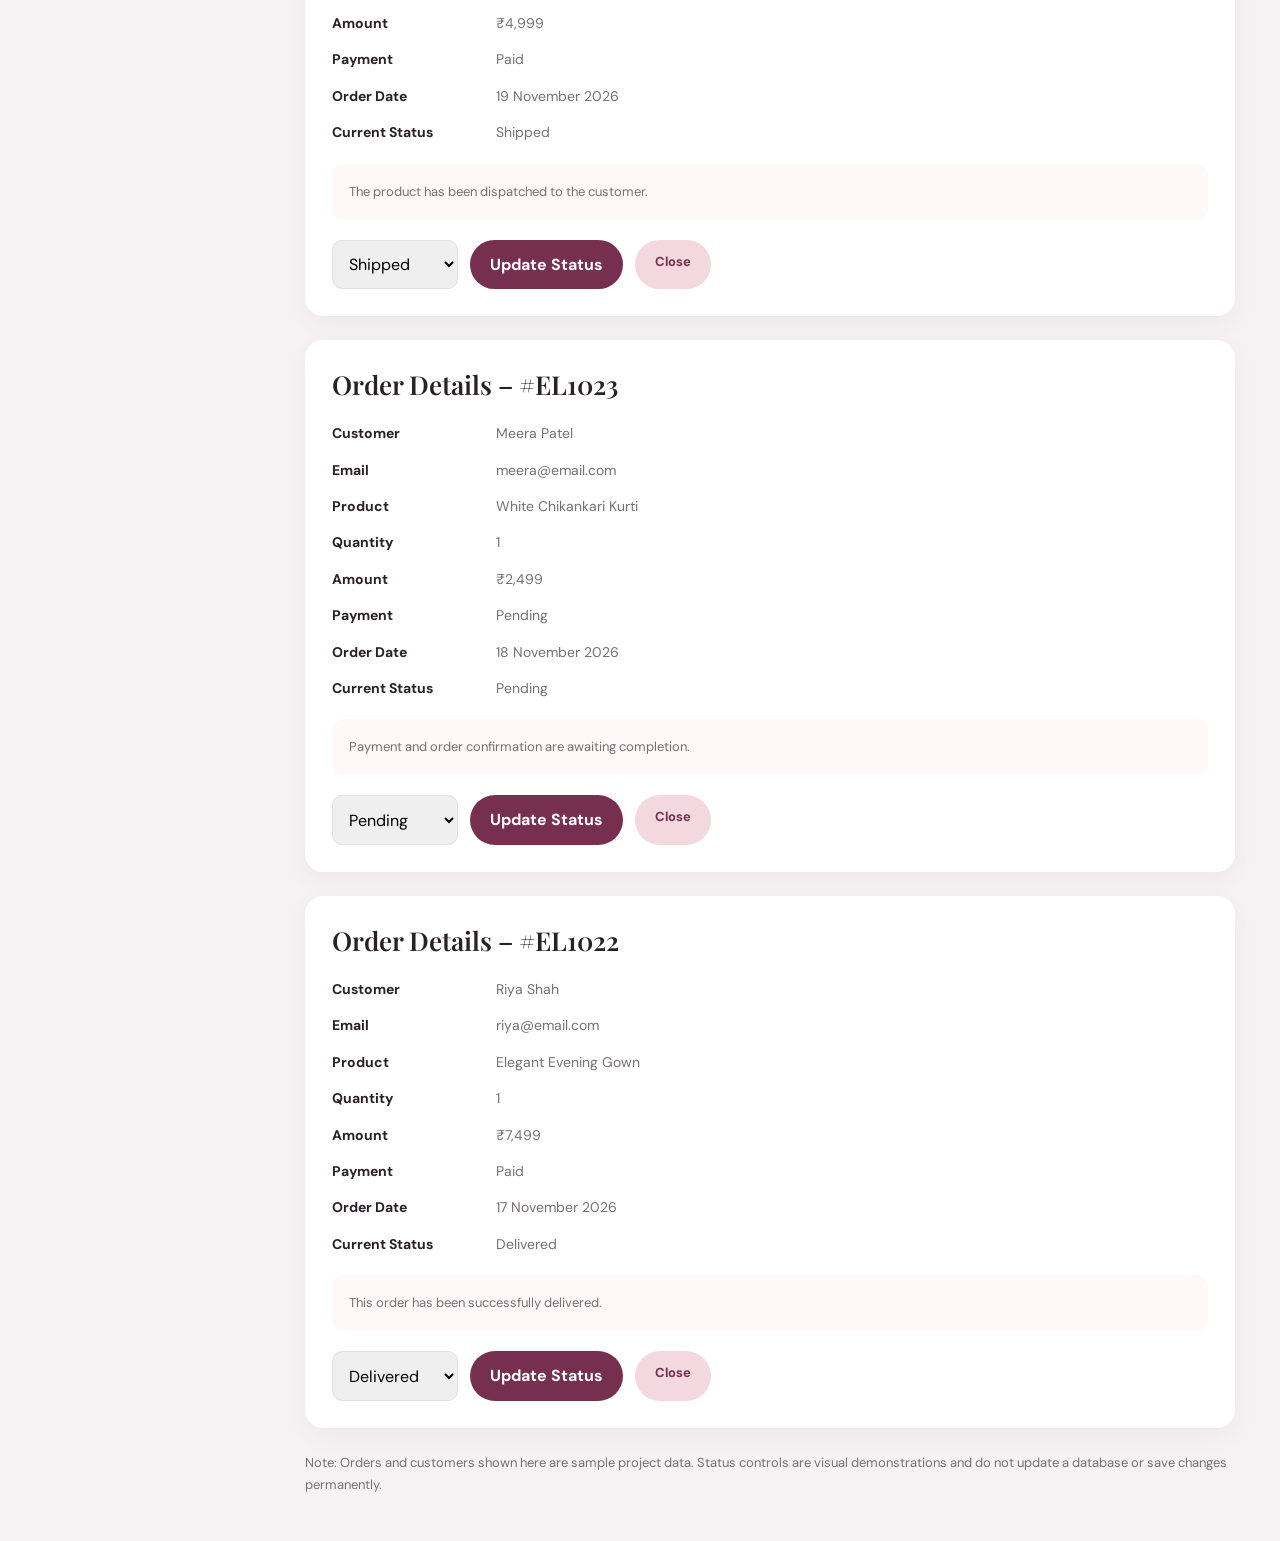
<file: manage-orders.html>
<!DOCTYPE html>
<html lang="en">
<head>
<meta charset="UTF-8">
<meta name="viewport" content="width=device-width, initial-scale=1.0">
<title>Manage Orders | ÉLAN BOUTIQUE</title>

<link href="https://fonts.googleapis.com/css2?family=DM+Sans:wght@400;500;600;700&family=Playfair+Display:wght@600;700&display=swap" rel="stylesheet">
<link rel="stylesheet" href="style.css">

<style>
.orders-page{display:grid;gap:24px}
.order-stats{display:grid;grid-template-columns:repeat(4,1fr);gap:18px}
.order-stat{background:white;padding:22px;border-radius:16px;box-shadow:0 8px 25px #4b24350d}
.order-stat span{font-size:13px;color:#766f73}
.order-stat h2{font:700 29px "Playfair Display",serif;color:#762f4f;margin-top:9px}
.order-table-panel{background:white;padding:25px;border-radius:18px;box-shadow:0 8px 25px #4b24350d}
.order-toolbar{display:flex;justify-content:space-between;align-items:center;gap:15px;flex-wrap:wrap;margin-bottom:22px}
.order-toolbar h2{font:600 25px "Playfair Display",serif}
.order-toolbar p{font-size:13px;color:#766f73;margin-top:5px}
.order-toolbar select{padding:11px 14px;border:1px solid #eadbdd;border-radius:10px;background:#fffdfc;font:14px "DM Sans",sans-serif}
.order-table-wrap{overflow-x:auto}
.order-table{width:100%;border-collapse:collapse;min-width:800px}
.order-table th{text-align:left;padding:15px 12px;background:#fff8f8;color:#766f73;font-size:12px;text-transform:uppercase;letter-spacing:.6px}
.order-table td{padding:17px 12px;border-bottom:1px solid #f1e8e9;font-size:13px;vertical-align:middle}
.order-table td strong{display:block;font-size:14px;color:#282127;margin-bottom:4px}
.order-table td small{color:#766f73}
.status-pill{display:inline-block;padding:7px 12px;border-radius:20px;font-size:11px;font-weight:700;background:#f3d9df;color:#762f4f}
.status-processing{background:#fff0d9;color:#956018}
.status-shipped{background:#e4edff;color:#365d9c}
.status-delivered{background:#e2f3e9;color:#287348}
.status-cancelled{background:#fce5e5;color:#a33c3c}
.order-action{display:inline-block;padding:9px 14px;border-radius:22px;background:#f3d9df;color:#762f4f;text-decoration:none;font-size:12px;font-weight:700;white-space:nowrap}
.order-action:hover{background:#762f4f;color:white}
.order-details{background:white;padding:27px;border-radius:18px;box-shadow:0 8px 25px #4b24350d;scroll-margin-top:25px}
.order-details h2{font:600 26px "Playfair Display",serif;margin-bottom:20px}
.order-details dl{display:grid;grid-template-columns:150px 1fr;gap:14px;font-size:14px}
.order-details dt{font-weight:700}
.order-details dd{color:#766f73}
.order-details .detail-note{background:#fff8f8;padding:17px;border-radius:12px;margin:20px 0;color:#766f73;font-size:13px;line-height:1.7}
.order-update{display:flex;gap:12px;flex-wrap:wrap;margin-top:20px}
.order-update select{padding:12px;border:1px solid #eadbdd;border-radius:10px}
.order-update button{background:#762f4f;color:white;border:0;padding:12px 20px;border-radius:25px;font-weight:700;cursor:pointer}
.order-update a{background:#f3d9df;color:#762f4f;padding:12px 20px;border-radius:25px;text-decoration:none;font-weight:700;font-size:13px}
.demo-note{color:#766f73;font-size:13px;line-height:1.7}
@media(max-width:900px){.order-stats{grid-template-columns:repeat(2,1fr)}}
@media(max-width:600px){.order-stats{grid-template-columns:1fr 1fr}.order-stat{padding:16px}.order-stat h2{font-size:24px}.order-table-panel,.order-details{padding:17px}.order-details dl{grid-template-columns:1fr;gap:5px}.order-details dd{margin-bottom:9px}}
</style>
</head>

<body class="admin-layout">

<aside class="admin-sidebar">
    <a href="index.html" class="brand-logo admin-side-logo">
        <span class="brand-name">ÉLAN</span>
        <span class="brand-subtitle">BOUTIQUE</span>
    </a>

    <nav class="admin-nav">
        <a href="admin-dashboard.html"><span>⌂</span>Dashboard</a>
        <a href="manage-products.html"><span>▣</span>Products</a>
        <a href="manage-orders.html" class="active"><span>▤</span>Orders</a>
        <a href="manage-customers.html"><span>♙</span>Customers</a>
        <a href="manage-gallery.html"><span>▧</span>Gallery</a>
        <a href="manage-messages.html"><span>✉</span>Messages</a>
    </nav>

    <a href="index.html" class="admin-logout">← View Website</a>
</aside>

<main class="admin-main">

    <div class="admin-topbar">
        <div>
            <p class="eyebrow">SALES MANAGEMENT</p>
            <h1>Manage Orders</h1>
        </div>
    </div>

    <div class="orders-page">

        <!-- ORDER STATISTICS -->
        <section class="order-stats">
            <div class="order-stat">
                <span>Total Orders</span>
                <h2>128</h2>
            </div>
            <div class="order-stat">
                <span>Pending Orders</span>
                <h2>18</h2>
            </div>
            <div class="order-stat">
                <span>Shipped Orders</span>
                <h2>24</h2>
            </div>
            <div class="order-stat">
                <span>Delivered Orders</span>
                <h2>86</h2>
            </div>
        </section>

        <!-- ORDER TABLE -->
        <section class="order-table-panel">

            <div class="order-toolbar">
                <div>
                    <h2>Recent Orders</h2>
                    <p>View and manage customer purchases.</p>
                </div>

                <select aria-label="Filter orders">
                    <option>All Orders</option>
                    <option>Pending</option>
                    <option>Processing</option>
                    <option>Shipped</option>
                    <option>Delivered</option>
                    <option>Cancelled</option>
                </select>
            </div>

            <div class="order-table-wrap">
                <table class="order-table">
                    <thead>
                        <tr>
                            <th>Order ID</th>
                            <th>Customer</th>
                            <th>Product</th>
                            <th>Date</th>
                            <th>Amount</th>
                            <th>Payment</th>
                            <th>Order Status</th>
                            <th>Action</th>
                        </tr>
                    </thead>

                    <tbody>
                        <tr>
                            <td><strong>#EL1025</strong></td>
                            <td><strong>Ananya Rao</strong><small>ananya@email.com</small></td>
                            <td>Royal Bridal Lehenga</td>
                            <td>20 Nov 2026</td>
                            <td>₹12,999</td>
                            <td><span class="status-pill status-delivered">Paid</span></td>
                            <td><span class="status-pill status-processing">Processing</span></td>
                            <td><a href="#order-1025" class="order-action">View</a></td>
                        </tr>

                        <tr>
                            <td><strong>#EL1024</strong></td>
                            <td><strong>Priya Sharma</strong><small>priya@email.com</small></td>
                            <td>Royal Silk Saree</td>
                            <td>19 Nov 2026</td>
                            <td>₹4,999</td>
                            <td><span class="status-pill status-delivered">Paid</span></td>
                            <td><span class="status-pill status-shipped">Shipped</span></td>
                            <td><a href="#order-1024" class="order-action">View</a></td>
                        </tr>

                        <tr>
                            <td><strong>#EL1023</strong></td>
                            <td><strong>Meera Patel</strong><small>meera@email.com</small></td>
                            <td>White Chikankari Kurti</td>
                            <td>18 Nov 2026</td>
                            <td>₹2,499</td>
                            <td><span class="status-pill status-processing">Pending</span></td>
                            <td><span class="status-pill">Pending</span></td>
                            <td><a href="#order-1023" class="order-action">View</a></td>
                        </tr>

                        <tr>
                            <td><strong>#EL1022</strong></td>
                            <td><strong>Riya Shah</strong><small>riya@email.com</small></td>
                            <td>Elegant Evening Gown</td>
                            <td>17 Nov 2026</td>
                            <td>₹7,499</td>
                            <td><span class="status-pill status-delivered">Paid</span></td>
                            <td><span class="status-pill status-delivered">Delivered</span></td>
                            <td><a href="#order-1022" class="order-action">View</a></td>
                        </tr>
                    </tbody>
                </table>
            </div>
        </section>

        <!-- ORDER 1025 -->
        <section class="order-details" id="order-1025">
            <h2>Order Details – #EL1025</h2>
            <dl>
                <dt>Customer</dt><dd>Ananya Rao</dd>
                <dt>Email</dt><dd>ananya@email.com</dd>
                <dt>Product</dt><dd>Royal Bridal Lehenga</dd>
                <dt>Quantity</dt><dd>1</dd>
                <dt>Amount</dt><dd>₹12,999</dd>
                <dt>Payment</dt><dd>Paid</dd>
                <dt>Order Date</dt><dd>20 November 2026</dd>
                <dt>Current Status</dt><dd>Processing</dd>
            </dl>
            <div class="detail-note">Customer order is being prepared. Check the product and size before dispatch.</div>
            <div class="order-update">
                <select aria-label="Select new order status">
                    <option>Pending</option>
                    <option selected>Processing</option>
                    <option>Shipped</option>
                    <option>Delivered</option>
                    <option>Cancelled</option>
                </select>
                <button type="button">Update Status</button>
                <a href="manage-orders.html">Close</a>
            </div>
        </section>

        <!-- ORDER 1024 -->
        <section class="order-details" id="order-1024">
            <h2>Order Details – #EL1024</h2>
            <dl>
                <dt>Customer</dt><dd>Priya Sharma</dd>
                <dt>Email</dt><dd>priya@email.com</dd>
                <dt>Product</dt><dd>Royal Silk Saree</dd>
                <dt>Quantity</dt><dd>1</dd>
                <dt>Amount</dt><dd>₹4,999</dd>
                <dt>Payment</dt><dd>Paid</dd>
                <dt>Order Date</dt><dd>19 November 2026</dd>
                <dt>Current Status</dt><dd>Shipped</dd>
            </dl>
            <div class="detail-note">The product has been dispatched to the customer.</div>
            <div class="order-update">
                <select aria-label="Select new order status">
                    <option>Pending</option>
                    <option>Processing</option>
                    <option selected>Shipped</option>
                    <option>Delivered</option>
                    <option>Cancelled</option>
                </select>
                <button type="button">Update Status</button>
                <a href="manage-orders.html">Close</a>
            </div>
        </section>

        <!-- ORDER 1023 -->
        <section class="order-details" id="order-1023">
            <h2>Order Details – #EL1023</h2>
            <dl>
                <dt>Customer</dt><dd>Meera Patel</dd>
                <dt>Email</dt><dd>meera@email.com</dd>
                <dt>Product</dt><dd>White Chikankari Kurti</dd>
                <dt>Quantity</dt><dd>1</dd>
                <dt>Amount</dt><dd>₹2,499</dd>
                <dt>Payment</dt><dd>Pending</dd>
                <dt>Order Date</dt><dd>18 November 2026</dd>
                <dt>Current Status</dt><dd>Pending</dd>
            </dl>
            <div class="detail-note">Payment and order confirmation are awaiting completion.</div>
            <div class="order-update">
                <select aria-label="Select new order status">
                    <option selected>Pending</option>
                    <option>Processing</option>
                    <option>Shipped</option>
                    <option>Delivered</option>
                    <option>Cancelled</option>
                </select>
                <button type="button">Update Status</button>
                <a href="manage-orders.html">Close</a>
            </div>
        </section>

        <!-- ORDER 1022 -->
        <section class="order-details" id="order-1022">
            <h2>Order Details – #EL1022</h2>
            <dl>
                <dt>Customer</dt><dd>Riya Shah</dd>
                <dt>Email</dt><dd>riya@email.com</dd>
                <dt>Product</dt><dd>Elegant Evening Gown</dd>
                <dt>Quantity</dt><dd>1</dd>
                <dt>Amount</dt><dd>₹7,499</dd>
                <dt>Payment</dt><dd>Paid</dd>
                <dt>Order Date</dt><dd>17 November 2026</dd>
                <dt>Current Status</dt><dd>Delivered</dd>
            </dl>
            <div class="detail-note">This order has been successfully delivered.</div>
            <div class="order-update">
                <select aria-label="Select new order status">
                    <option>Pending</option>
                    <option>Processing</option>
                    <option>Shipped</option>
                    <option selected>Delivered</option>
                    <option>Cancelled</option>
                </select>
                <button type="button">Update Status</button>
                <a href="manage-orders.html">Close</a>
            </div>
        </section>

        <p class="demo-note">Note: Orders and customers shown here are sample project data. Status controls are visual demonstrations and do not update a database or save changes permanently.</p>

    </div>
</main>
    <script src="app.js"></script>
</body>
</html>
</file>
<file: style.css>
:root {
    --wine: #762f4f;
    --wine-dark: #542139;
    --rose: #c87591;
    --pink: #f3d9df;
    --peach: #f8e7dc;
    --cream: #fffaf7;
    --white: #ffffff;
    --dark: #282127;
    --gray: #766f73;
    --light-gray: #f6f2f3;
    --gold: #c89b5c;
    --border: #eadfe2;

    --shadow:
        0 20px 50px rgba(75, 36, 53, 0.10);

    --small-shadow:
        0 10px 30px rgba(75, 36, 53, 0.08);

    --radius: 22px;
}


* {
    margin: 0;
    padding: 0;
    box-sizing: border-box;
}


html {
    width: 100%;
    overflow-x: hidden;
    scroll-behavior: smooth;
}


body {
    width: 100%;
    min-height: 100vh;
    overflow-x: hidden;

    font-family: "DM Sans", sans-serif;

    color: var(--dark);
    background: var(--cream);

    line-height: 1.6;
}


img {
    display: block;
    width: 100%;
    max-width: 100%;
}


a {
    color: inherit;
    text-decoration: none;
}


button,
input,
textarea,
select {
    font: inherit;
}


button {
    border: 0;
    cursor: pointer;
}


h1,
h2,
h3,
h4 {
    font-family: "Playfair Display", serif;
}


h1 {
    font-size: clamp(42px, 6vw, 76px);
    line-height: 1.05;
}


h2 {
    font-size: clamp(34px, 4vw, 54px);
    line-height: 1.1;
}


h3 {
    font-size: 24px;
    line-height: 1.2;
}


.eyebrow {
    color: var(--rose);
    font-size: 12px;
    font-weight: 800;
    letter-spacing: 3px;
    text-transform: uppercase;
    margin-bottom: 12px;
}


.primary-btn {
    display: inline-flex;
    align-items: center;
    justify-content: center;

    min-height: 54px;

    padding: 0 28px;

    background: var(--wine);
    color: white;

    border-radius: 50px;

    font-weight: 700;

    transition: .25s ease;
}


.primary-btn:hover {
    background: var(--wine-dark);
    transform: translateY(-2px);
}


.secondary-btn {
    display: inline-flex;
    align-items: center;
    justify-content: center;

    min-height: 54px;

    padding: 0 28px;

    background: white;
    color: var(--wine);

    border: 1px solid var(--border);

    border-radius: 50px;

    font-weight: 700;
}


.text-link {
    color: var(--wine);
    font-weight: 700;
}


/* HEADER */

.site-header {
    width: 100%;

    background: rgba(255,250,247,.98);

    border-top: 3px solid var(--wine);
    border-bottom: 1px solid #eee5e7;

    position: relative;
    z-index: 1000;
}


.header-inner {
    width: min(calc(100% - 40px), 1240px);
    min-height: 96px;

    margin: auto;

    display: flex;
    align-items: center;
    justify-content: space-between;

    gap: 30px;
}


.brand-logo {
    display: flex;
    flex-direction: column;

    flex-shrink: 0;
}


.brand-name {
    color: var(--wine);

    font-family: "Playfair Display", serif;

    font-size: 28px;
    font-weight: 700;

    line-height: 1;

    letter-spacing: 1px;
}


.brand-subtitle {
    color: var(--wine);

    font-size: 10px;
    font-weight: 700;

    letter-spacing: 4px;

    margin-top: 5px;
}


.main-nav {
    display: flex;
    align-items: center;
    justify-content: center;

    gap: 30px;

    flex: 1;
}


.main-nav a {
    position: relative;

    padding: 34px 0 30px;

    color: #625a5f;

    font-size: 15px;
    font-weight: 600;

    white-space: nowrap;
}


.main-nav a:hover,
.main-nav a.active {
    color: var(--wine);
}


.main-nav a.active::after {
    content: "";

    position: absolute;

    left: 0;
    right: 0;

    bottom: 20px;

    height: 3px;

    background: var(--wine);

    border-radius: 10px;
}


.header-btn {
    min-width: 110px;
    height: 54px;

    display: flex;
    align-items: center;
    justify-content: center;

    padding: 0 26px;

    border-radius: 50px;

    background: var(--wine);
    color: white !important;

    font-weight: 700;
}


.menu-toggle,
.menu-icon {
    display: none;
}


/* HERO */

.hero {
    width: min(calc(100% - 40px), 1240px);

    min-height: 680px;

    margin: auto;

    display: grid;

    grid-template-columns: 1fr 1fr;

    align-items: center;

    gap: 70px;

    padding: 80px 0;
}


.hero-content h1 {
    margin-bottom: 25px;
}


.hero-content h1 em,
.section-heading h2 em,
.custom-home-content h2 em,
h1 em,
h2 em {
    color: var(--wine);
    font-style: italic;
}


.hero-text {
    max-width: 570px;

    color: var(--gray);

    font-size: 17px;

    line-height: 1.8;

    margin-bottom: 30px;
}


.hero-buttons {
    display: flex;
    gap: 14px;
    flex-wrap: wrap;
}


.hero-stats {
    display: flex;

    gap: 45px;

    margin-top: 45px;
}


.hero-stats div {
    display: flex;
    flex-direction: column;
}


.hero-stats strong {
    color: var(--wine);

    font-family: "Playfair Display", serif;

    font-size: 28px;
}


.hero-stats span {
    color: var(--gray);

    font-size: 12px;
}


.hero-image-wrap {
    position: relative;

    height: 610px;
}


.hero-image {
    width: 100%;
    height: 100%;

    object-fit: cover;

    border-radius: 35px;
}


.floating-card {
    position: absolute;

    left: -35px;
    bottom: 35px;

    display: flex;
    align-items: center;

    gap: 14px;

    padding: 18px 22px;

    background: white;

    border-radius: 18px;

    box-shadow: var(--shadow);
}


.floating-icon {
    width: 42px;
    height: 42px;

    display: flex;
    align-items: center;
    justify-content: center;

    background: var(--pink);

    color: var(--wine);

    border-radius: 50%;
}


.floating-card strong,
.floating-card small {
    display: block;
}


.floating-card strong {
    font-size: 14px;
}


.floating-card small {
    color: var(--gray);
    font-size: 11px;
}


/* GENERAL SECTIONS */

.section {
    width: min(calc(100% - 40px), 1240px);

    margin: auto;

    padding: 90px 0;
}


.section-heading {
    display: flex;

    align-items: flex-end;
    justify-content: space-between;

    gap: 30px;

    margin-bottom: 40px;
}


.section-heading.centered {
    display: block;

    text-align: center;

    max-width: 700px;

    margin-left: auto;
    margin-right: auto;
}


/* COLLECTION CARDS */

.collection-cards {
    display: grid;

    grid-template-columns: repeat(4, minmax(0, 1fr));

    gap: 20px;
}


.collection-card {
    position: relative;

    height: 450px;

    overflow: hidden;

    border-radius: 24px;

    background: #ddd;
}


.collection-card img {
    width: 100%;
    height: 100%;

    object-fit: cover;

    transition: .5s ease;
}


.collection-card:hover img {
    transform: scale(1.05);
}


.collection-overlay {
    position: absolute;

    left: 0;
    right: 0;
    bottom: 0;

    padding: 28px;

    color: white;

    background:
        linear-gradient(
            transparent,
            rgba(30,10,20,.85)
        );
}


.collection-overlay span {
    font-size: 11px;

    letter-spacing: 2px;

    font-weight: 700;
}


.collection-overlay h3 {
    color: white;

    margin-top: 5px;
}


/* SERVICES */

.services-section {
    padding: 90px 20px;

    background: #f7e8e9;
}


.services-grid {
    width: min(calc(100% - 40px), 1100px);

    margin: 50px auto 0;

    display: grid;

    grid-template-columns: repeat(3, minmax(0, 1fr));

    gap: 24px;
}


.service-card {
    padding: 35px;

    background: white;

    border-radius: 24px;

    box-shadow: var(--small-shadow);
}


.service-number {
    color: var(--rose);

    font-size: 13px;

    font-weight: 800;

    letter-spacing: 2px;

    margin-bottom: 30px;
}


.service-card p {
    color: var(--gray);

    margin-top: 12px;
}


/* CUSTOM HOME */

.custom-home {
    width: min(calc(100% - 40px), 1240px);

    margin: 90px auto;

    display: grid;

    grid-template-columns: 1fr 1fr;

    overflow: hidden;

    border-radius: 30px;

    background: #f1d9dc;
}


.custom-home-image {
    min-height: 500px;
}


.custom-home-image img {
    width: 100%;
    height: 100%;

    object-fit: cover;
}


.custom-home-content {
    padding: 70px;

    display: flex;
    flex-direction: column;
    justify-content: center;
}


.custom-home-content h2 {
    margin-bottom: 20px;
}


.custom-home-content p:not(.eyebrow) {
    color: var(--gray);

    line-height: 1.8;

    margin-bottom: 28px;
}


/* GALLERY */

.gallery-grid {
    display: grid;

    grid-template-columns: repeat(4, minmax(0, 1fr));

    gap: 18px;
}


.gallery-grid img {
    height: 330px;

    object-fit: cover;

    border-radius: 20px;
}


/* NEWSLETTER */

.newsletter {
    width: min(calc(100% - 40px), 1240px);

    margin: 0 auto 90px;

    padding: 55px;

    display: flex;

    align-items: center;
    justify-content: space-between;

    gap: 40px;

    background: var(--wine-dark);

    color: white;

    border-radius: 28px;
}


.newsletter h2 {
    color: white;

    margin-bottom: 10px;
}


.newsletter p:not(.eyebrow) {
    color: rgba(255,255,255,.7);
}


.newsletter .eyebrow {
    color: var(--pink);
}


.newsletter-form {
    display: flex;

    min-width: 420px;

    background: white;

    border-radius: 50px;

    padding: 5px;
}


.newsletter-form input {
    flex: 1;

    border: 0;

    outline: 0;

    padding: 0 20px;

    border-radius: 50px;
}


.newsletter-form button {
    min-height: 48px;

    padding: 0 25px;

    border-radius: 50px;

    background: var(--rose);

    color: white;

    font-weight: 700;
}


/* FOOTER */

.site-footer {
    background: var(--wine-dark);

    color: rgba(255,255,255,.8);

    padding-top: 70px;
}


.footer-inner {
    width: min(calc(100% - 40px), 1240px);

    margin: auto;

    display: grid;

    grid-template-columns: 1.5fr 1fr 1fr 1fr;

    gap: 45px;

    padding-bottom: 60px;
}


.footer-brand {
    max-width: 350px;
}


.footer-logo .brand-name,
.footer-logo .brand-subtitle {
    color: white;
}


.footer-brand p {
    margin-top: 20px;

    color: rgba(255,255,255,.65);

    font-size: 14px;

    line-height: 1.8;
}


.footer-column {
    display: flex;
    flex-direction: column;

    align-items: flex-start;

    gap: 11px;
}


.footer-column h4 {
    color: white;

    font-family: "DM Sans", sans-serif;

    font-size: 15px;
}


.footer-column a,
.footer-column p {
    color: rgba(255,255,255,.65);

    font-size: 14px;
}


.footer-column a:hover {
    color: white;
}


.footer-bottom {
    padding: 22px;

    border-top: 1px solid rgba(255,255,255,.12);

    text-align: center;

    color: rgba(255,255,255,.55);

    font-size: 13px;
}


/* PAGE HERO */

.page-hero {
    min-height: 370px;

    display: flex;
    align-items: center;

    padding: 70px max(20px, calc((100% - 1100px) / 2));

    background:
        linear-gradient(
            135deg,
            #f8e5e5,
            #fffaf7
        );
}


.page-hero > div {
    max-width: 760px;
}


.page-hero h1 {
    margin-bottom: 20px;
}


.page-hero p:last-child {
    color: var(--gray);

    max-width: 650px;

    font-size: 17px;
}


/* ABOUT */

.about-story {
    width: min(calc(100% - 40px), 1100px);

    margin: auto;

    padding: 100px 0;

    display: grid;

    grid-template-columns: 1fr 1fr;

    gap: 80px;

    align-items: center;
}


.about-images {
    position: relative;

    min-height: 560px;
}


.about-main-image {
    width: 82%;
    height: 500px;

    object-fit: cover;

    border-radius: 25px;
}


.about-small-image {
    position: absolute;

    right: 0;
    bottom: 0;

    width: 45%;
    height: 240px;

    object-fit: cover;

    border: 10px solid var(--cream);

    border-radius: 22px;
}


.about-badge {
    position: absolute;

    left: 20px;
    bottom: 45px;

    padding: 18px 22px;

    background: white;

    border-radius: 18px;

    box-shadow: var(--shadow);
}


.about-badge strong {
    display: block;

    color: var(--wine);

    font-family: "Playfair Display", serif;

    font-size: 28px;
}


.about-badge span {
    color: var(--gray);

    font-size: 11px;
}


.about-story-content h2 {
    margin-bottom: 22px;
}


.about-story-content > p:not(.eyebrow) {
    color: var(--gray);

    line-height: 1.8;

    margin-bottom: 15px;
}


.about-points {
    display: grid;

    grid-template-columns: 1fr 1fr;

    gap: 14px;

    margin: 30px 0;
}


.about-points div {
    display: flex;

    gap: 10px;

    align-items: center;
}


.about-points span {
    color: var(--wine);

    font-weight: 800;
}


.values-section {
    padding: 90px 20px;

    background: #f7e8e9;
}


.values-grid {
    width: min(calc(100% - 40px), 1050px);

    margin: 50px auto 0;

    display: grid;

    grid-template-columns: repeat(3, 1fr);

    gap: 24px;
}


.value-card {
    padding: 40px;

    text-align: center;

    background: white;

    border-radius: 24px;

    box-shadow: var(--small-shadow);
}


.value-icon {
    width: 55px;
    height: 55px;

    margin: 0 auto 20px;

    display: flex;
    align-items: center;
    justify-content: center;

    background: var(--pink);

    color: var(--wine);

    border-radius: 50%;

    font-size: 23px;
}


.value-card p {
    color: var(--gray);

    margin-top: 12px;
}


.about-numbers {
    padding: 70px 20px;

    background: var(--wine);
}


.numbers-grid {
    width: min(calc(100% - 40px), 1000px);

    margin: auto;

    display: grid;

    grid-template-columns: repeat(4, 1fr);

    text-align: center;
}


.numbers-grid strong {
    display: block;

    color: white;

    font-family: "Playfair Display", serif;

    font-size: 40px;
}


.numbers-grid span {
    color: rgba(255,255,255,.65);

    font-size: 13px;
}


.about-cta {
    padding: 90px 20px;
}


.about-cta-box {
    width: min(100%, 900px);

    margin: auto;

    padding: 70px;

    text-align: center;

    background: #f8e5e5;

    border-radius: 30px;
}


.about-cta-box h2 {
    margin-bottom: 30px;
}


/* COLLECTIONS */

.collection-page-hero {
    width: min(calc(100% - 40px), 1240px);

    margin: auto;

    min-height: 300px;

    display: flex;

    align-items: center;

    justify-content: space-between;

    gap: 40px;
}


.collection-hero-content {
    max-width: 750px;
}


.collection-hero-content h1 {
    margin-bottom: 18px;
}


.collection-hero-content p:last-child {
    color: var(--gray);

    font-size: 17px;
}


.collection-count,
.design-count {
    flex-shrink: 0;

    padding: 12px 20px;

    border: 1px solid var(--border);

    background: white;

    color: var(--gray);

    border-radius: 50px;
}


.collection-categories {
    width: 100%;

    background: white;

    border-top: 1px solid var(--border);
    border-bottom: 1px solid var(--border);
}


.category-container {
    width: min(calc(100% - 40px), 1100px);

    min-height: 82px;

    margin: auto;

    display: flex;
    align-items: center;
    justify-content: center;

    gap: 20px;

    overflow-x: auto;
}


.category-btn {
    flex-shrink: 0;

    padding: 13px 22px;

    border-radius: 50px;

    color: var(--gray);

    font-size: 14px;

    font-weight: 700;
}


.category-btn.active {
    color: white;

    background: var(--wine);

    box-shadow: 0 12px 25px rgba(118,47,79,.18);
}


.products-section {
    width: min(calc(100% - 40px), 1240px);

    margin: auto;

    padding: 75px 0 90px;
}


.products-heading {
    display: flex;

    align-items: flex-end;
    justify-content: space-between;

    margin-bottom: 38px;
}


.products-grid {
    width: 100%;

    display: grid;

    grid-template-columns:
        repeat(4, minmax(0, 1fr));

    gap: 28px;
}


.product-card {
    width: 100%;
    min-width: 0;

    overflow: hidden;

    background: white;

    border: 1px solid #eee5e7;

    border-radius: 22px;

    box-shadow: var(--small-shadow);

    transition: .3s ease;
}


.product-card:hover {
    transform: translateY(-7px);

    box-shadow: var(--shadow);
}


.product-image {
    position: relative;

    width: 100%;

    height: 430px;

    overflow: hidden;

    background: #eee;
}


.product-image img {
    width: 100%;
    height: 100%;

    object-fit: cover;

    transition: .5s ease;
}


.product-card:hover .product-image img {
    transform: scale(1.04);
}


.product-badge {
    position: absolute;

    top: 18px;
    left: 18px;

    padding: 8px 13px;

    background: var(--wine);

    color: white;

    border-radius: 30px;

    font-size: 10px;

    font-weight: 800;

    text-transform: uppercase;
}


.product-badge.new {
    background: var(--rose);
}


.wishlist {
    position: absolute;

    top: 18px;
    right: 18px;

    width: 45px;
    height: 45px;

    display: flex;
    align-items: center;
    justify-content: center;

    border-radius: 50%;

    background: white;

    color: var(--wine);

    font-size: 25px;

    box-shadow: var(--small-shadow);
}


.quick-view {
    position: absolute;

    left: 18px;
    right: 18px;
    bottom: 18px;

    min-height: 52px;

    display: flex;
    align-items: center;
    justify-content: center;

    background: white;

    color: var(--wine);

    border-radius: 15px;

    font-weight: 700;

    opacity: 0;

    transform: translateY(10px);

    transition: .3s ease;
}


.product-card:hover .quick-view {
    opacity: 1;

    transform: translateY(0);
}


.product-info {
    padding: 25px 23px 23px;
}


.product-category {
    color: var(--rose);

    font-size: 11px;

    font-weight: 800;

    letter-spacing: 2.5px;

    margin-bottom: 9px;
}


.product-info h3 {
    margin-bottom: 8px;
}


.product-description {
    color: var(--gray);

    font-size: 14px;

    min-height: 44px;
}


.product-bottom {
    display: flex;

    align-items: center;
    justify-content: space-between;

    margin-top: 20px;

    padding-top: 17px;

    border-top: 1px solid var(--border);
}


.product-bottom strong {
    color: var(--wine);

    font-size: 19px;
}


.product-arrow {
    width: 40px;
    height: 40px;

    display: flex;
    align-items: center;
    justify-content: center;

    background: var(--pink);

    color: var(--wine);

    border-radius: 50%;
}


.collection-custom {
    padding: 20px 0 100px;
}


.collection-custom-box {
    width: min(calc(100% - 40px), 1240px);

    margin: auto;

    min-height: 430px;

    display: grid;

    grid-template-columns: 1fr 1fr;

    overflow: hidden;

    border-radius: 30px;

    background: #f4dfe2;
}


.collection-custom-content {
    padding: 70px;

    display: flex;
    flex-direction: column;
    justify-content: center;
}


.collection-custom-content h2 {
    margin-bottom: 20px;
}


.collection-custom-content > p:not(.eyebrow) {
    color: var(--gray);

    margin-bottom: 28px;
}


.collection-custom-image {
    min-height: 430px;
}


.collection-custom-image img {
    width: 100%;
    height: 100%;

    object-fit: cover;
}


/* PRODUCT DETAILS */

.product-detail-page {
    width: min(calc(100% - 40px), 1200px);

    margin: auto;

    padding: 55px 0 90px;
}


.breadcrumb {
    display: flex;

    gap: 10px;

    color: var(--gray);

    font-size: 13px;

    margin-bottom: 40px;
}


.breadcrumb a {
    color: var(--wine);
}


.product-detail-grid {
    display: grid;

    grid-template-columns: 1fr 1fr;

    gap: 70px;
}


.detail-image {
    height: 650px;

    overflow: hidden;

    border-radius: 28px;
}


.detail-image img {
    width: 100%;
    height: 100%;

    object-fit: cover;
}


.detail-content h1 {
    font-size: clamp(40px, 5vw, 60px);

    margin-bottom: 18px;
}


.rating {
    color: var(--gold);

    font-size: 18px;

    margin-bottom: 20px;
}


.rating span {
    color: var(--gray);

    font-size: 13px;

    margin-left: 8px;
}


.detail-price {
    color: var(--wine);

    font-size: 28px;

    font-weight: 800;

    margin-bottom: 22px;
}


.detail-description {
    color: var(--gray);

    line-height: 1.8;

    margin-bottom: 30px;
}


.detail-option {
    margin-bottom: 30px;
}


.size-options {
    display: flex;

    gap: 10px;

    margin-top: 12px;
}


.size-options span {
    width: 44px;
    height: 44px;

    display: flex;
    align-items: center;
    justify-content: center;

    border: 1px solid var(--border);

    border-radius: 50%;

    font-size: 13px;
}


.size-options span.selected {
    color: white;

    background: var(--wine);

    border-color: var(--wine);
}


.detail-actions {
    display: flex;

    flex-wrap: wrap;

    gap: 12px;

    margin-bottom: 35px;
}


.product-specs {
    display: grid;

    grid-template-columns: 1fr 1fr;

    border-top: 1px solid var(--border);
}


.product-specs div {
    padding: 17px 0;

    border-bottom: 1px solid var(--border);
}


.product-specs strong,
.product-specs span {
    display: block;
}


.product-specs strong {
    font-size: 13px;
}


.product-specs span {
    color: var(--gray);

    font-size: 13px;
}


.related-section {
    width: min(calc(100% - 40px), 1100px);

    margin: auto;

    padding: 20px 0 100px;
}


.related-grid {
    display: grid;

    grid-template-columns: repeat(3, 1fr);

    gap: 25px;
}


.related-card {
    padding-bottom: 20px;

    background: white;

    border-radius: 20px;

    overflow: hidden;

    box-shadow: var(--small-shadow);
}


.related-card img {
    height: 350px;

    object-fit: cover;
}


.related-card h3 {
    padding: 18px 20px 5px;

    font-size: 21px;
}


.related-card strong {
    padding: 0 20px;

    color: var(--wine);
}


/* CUSTOM DESIGN */

.custom-design-section {
    width: min(calc(100% - 40px), 1100px);

    margin: auto;

    padding: 90px 0;

    display: grid;

    grid-template-columns: 1fr 1fr;

    gap: 80px;
}


.custom-info h2 {
    margin-bottom: 40px;
}


.process-list {
    display: flex;
    flex-direction: column;

    gap: 25px;
}


.process-item {
    display: flex;

    gap: 20px;
}


.process-item > span {
    color: var(--rose);

    font-size: 13px;

    font-weight: 800;

    padding-top: 4px;
}


.process-item h3 {
    font-size: 21px;
}


.process-item p {
    color: var(--gray);

    font-size: 14px;

    margin-top: 6px;
}


.design-form,
.contact-form {
    padding: 40px;

    background: white;

    border-radius: 25px;

    box-shadow: var(--shadow);
}


.design-form h3,
.contact-form h3 {
    font-size: 28px;

    margin-bottom: 25px;
}


.design-form label,
.contact-form label {
    display: block;

    margin: 15px 0 7px;

    font-size: 13px;

    font-weight: 700;
}


.design-form input,
.design-form select,
.design-form textarea,
.contact-form input,
.contact-form textarea {
    width: 100%;

    padding: 14px 16px;

    border: 1px solid var(--border);

    outline: 0;

    border-radius: 12px;

    background: #fffaf7;
}


.design-form textarea,
.contact-form textarea {
    resize: vertical;
}


.design-form .primary-btn,
.contact-form .primary-btn {
    margin-top: 22px;
}


.custom-banner {
    width: min(calc(100% - 40px), 1100px);

    margin: 0 auto 90px;

    min-height: 350px;

    padding: 60px;

    display: flex;
    align-items: center;

    border-radius: 30px;

    background:
        linear-gradient(
            90deg,
            rgba(84,33,57,.92),
            rgba(118,47,79,.7)
        ),
        url("https://images.unsplash.com/photo-1529139574466-a303027c1d8b?auto=format&fit=crop&w=1400&q=90")
        center/cover;
}


.custom-banner h2 {
    color: white;

    margin-bottom: 15px;
}


.custom-banner h2 em {
    color: var(--pink);
}


.custom-banner p:not(.eyebrow) {
    color: rgba(255,255,255,.75);
}


/* GALLERY PAGE */

.gallery-page {
    width: min(calc(100% - 40px), 1200px);

    margin: auto;

    padding: 90px 0;
}


.gallery-masonry {
    display: grid;

    grid-template-columns: repeat(3, 1fr);

    grid-auto-rows: 260px;

    gap: 18px;
}


.gallery-item {
    overflow: hidden;

    border-radius: 22px;
}


.gallery-item img {
    width: 100%;
    height: 100%;

    object-fit: cover;

    transition: .5s ease;
}


.gallery-item:hover img {
    transform: scale(1.04);
}


.gallery-item.tall {
    grid-row: span 2;
}


.gallery-item.wide {
    grid-column: span 2;
}


.gallery-cta {
    width: min(calc(100% - 40px), 900px);

    margin: 0 auto 90px;

    padding: 70px;

    text-align: center;

    background: #f5dfe3;

    border-radius: 30px;
}


.gallery-cta h2 {
    margin-bottom: 25px;
}


/* CONTACT */

.contact-section {
    width: min(calc(100% - 40px), 1100px);

    margin: auto;

    padding: 90px 0;

    display: grid;

    grid-template-columns: .9fr 1.1fr;

    gap: 80px;
}


.contact-info h2 {
    margin-bottom: 35px;
}


.contact-item {
    display: flex;

    gap: 15px;

    margin-bottom: 25px;
}


.contact-item > span {
    width: 45px;
    height: 45px;

    display: flex;
    align-items: center;
    justify-content: center;

    background: var(--pink);

    border-radius: 50%;
}


.contact-item strong {
    display: block;

    font-size: 14px;
}


.contact-item p {
    color: var(--gray);

    font-size: 14px;
}


.form-row {
    display: grid;

    grid-template-columns: 1fr 1fr;

    gap: 15px;
}


/* ADMIN LOGIN */

.admin-body {
    background:
        linear-gradient(
            135deg,
            #542139,
            #762f4f
        );

    min-height: 100vh;
}


.admin-login-page {
    min-height: 100vh;

    display: flex;
    align-items: center;
    justify-content: center;

    padding: 30px;
}


.admin-login-card {
    width: min(100%, 450px);

    padding: 50px;

    background: white;

    border-radius: 28px;

    box-shadow: var(--shadow);
}


.admin-logo {
    margin-bottom: 35px;
}


.admin-login-card h1 {
    font-size: 42px;

    margin-bottom: 8px;
}


.login-subtitle {
    color: var(--gray);

    margin-bottom: 25px;
}


.admin-login-card form label {
    display: block;

    font-size: 13px;

    font-weight: 700;

    margin: 16px 0 7px;
}


.admin-login-card input[type="email"],
.admin-login-card input[type="password"] {
    width: 100%;

    padding: 14px 16px;

    border: 1px solid var(--border);

    border-radius: 12px;

    outline: 0;
}


.remember-row {
    display: flex;

    align-items: center;
    justify-content: space-between;

    margin: 18px 0;

    font-size: 12px;
}


.remember-row label {
    margin: 0 !important;

    display: flex !important;

    align-items: center;

    gap: 5px;
}


.remember-row a {
    color: var(--wine);
}


.admin-login-btn {
    width: 100%;

    border: 0;

    cursor: pointer;
}


.back-home {
    display: block;

    text-align: center;

    margin-top: 25px;

    color: var(--wine);

    font-size: 13px;

    font-weight: 700;
}


/* ADMIN LAYOUT */

.admin-layout {
    background: #f6f2f3;

    display: flex;

    min-height: 100vh;
}


.admin-sidebar {
    position: fixed;

    left: 0;
    top: 0;
    bottom: 0;

    width: 260px;

    padding: 35px 20px;

    background: var(--wine-dark);

    display: flex;
    flex-direction: column;

    z-index: 100;
}


.admin-side-logo {
    padding-left: 18px;

    margin-bottom: 45px;
}


.admin-side-logo .brand-name,
.admin-side-logo .brand-subtitle {
    color: white;
}


.admin-nav {
    display: flex;
    flex-direction: column;

    gap: 8px;
}


.admin-nav a {
    display: flex;

    align-items: center;

    gap: 13px;

    padding: 14px 18px;

    color: rgba(255,255,255,.65);

    border-radius: 12px;

    font-size: 14px;

    font-weight: 600;
}


.admin-nav a span {
    width: 24px;

    text-align: center;
}


.admin-nav a:hover,
.admin-nav a.active {
    background: rgba(255,255,255,.1);

    color: white;
}


.admin-logout {
    margin-top: auto;

    padding: 14px 18px;

    color: rgba(255,255,255,.65);

    font-size: 13px;
}


.admin-main {
    width: calc(100% - 260px);

    margin-left: 260px;

    padding: 45px;

    min-width: 0;
}


.admin-topbar {
    display: flex;

    align-items: center;
    justify-content: space-between;

    gap: 20px;

    margin-bottom: 35px;
}


.admin-topbar h1 {
    font-size: 42px;
}


.admin-user {
    display: flex;

    align-items: center;

    gap: 12px;

    padding: 10px 15px;

    background: white;

    border-radius: 14px;
}


.admin-user > span {
    width: 40px;
    height: 40px;

    display: flex;
    align-items: center;
    justify-content: center;

    background: var(--pink);

    border-radius: 50%;
}


.admin-user strong,
.admin-user small {
    display: block;
}


.admin-user small {
    color: var(--gray);

    font-size: 11px;
}


/* DASHBOARD */

.dashboard-stats {
    display: grid;

    grid-template-columns: repeat(4, 1fr);

    gap: 20px;

    margin-bottom: 25px;
}


.stat-card {
    display: flex;

    gap: 15px;

    padding: 24px;

    background: white;

    border-radius: 18px;

    box-shadow: var(--small-shadow);
}


.stat-icon {
    width: 48px;
    height: 48px;

    display: flex;
    align-items: center;
    justify-content: center;

    flex-shrink: 0;

    background: var(--pink);

    color: var(--wine);

    border-radius: 14px;

    font-weight: 800;
}


.stat-card small,
.stat-card strong,
.stat-card em {
    display: block;
}


.stat-card small {
    color: var(--gray);

    font-size: 12px;
}


.stat-card strong {
    font-size: 23px;
}


.stat-card em {
    color: #5c9871;

    font-size: 11px;

    font-style: normal;

    font-weight: 700;
}


.admin-content-grid {
    display: grid;

    grid-template-columns: 1.7fr 1fr;

    gap: 20px;
}


.admin-panel {
    padding: 25px;

    background: white;

    border-radius: 20px;

    box-shadow: var(--small-shadow);
}


.panel-heading {
    display: flex;

    align-items: center;
    justify-content: space-between;

    margin-bottom: 20px;
}


.panel-heading h2 {
    font-size: 24px;
}


.panel-heading a {
    color: var(--wine);

    font-size: 13px;

    font-weight: 700;
}


/* TABLE */

.table-wrap {
    width: 100%;

    overflow-x: auto;
}


table {
    width: 100%;

    border-collapse: collapse;

    min-width: 700px;
}


th {
    padding: 13px;

    background: #faf6f7;

    color: var(--gray);

    text-align: left;

    font-size: 11px;

    text-transform: uppercase;

    letter-spacing: 1px;
}


td {
    padding: 16px 13px;

    border-bottom: 1px solid #eee6e8;

    font-size: 13px;
}


.status {
    display: inline-flex;

    padding: 6px 10px;

    border-radius: 30px;

    font-size: 10px;

    font-weight: 800;
}


.status.delivered {
    color: #397a50;

    background: #e4f3e8;
}


.status.processing {
    color: #886728;

    background: #f8efd9;
}


.status.pending {
    color: #9a4760;

    background: #f8e2e7;
}


.table-action {
    color: var(--wine);

    font-size: 12px;

    font-weight: 700;
}


/* QUICK ACTIONS */

.quick-actions {
    display: grid;

    grid-template-columns: 1fr 1fr;

    gap: 12px;
}


.quick-actions a {
    min-height: 90px;

    padding: 18px;

    display: flex;
    flex-direction: column;

    gap: 10px;

    justify-content: center;

    background: #faf6f7;

    border-radius: 14px;

    color: var(--wine);

    font-size: 13px;

    font-weight: 700;
}


.quick-actions a span {
    font-size: 20px;
}


/* FILTER */

.filter-bar {
    display: flex;

    gap: 12px;

    margin-bottom: 20px;
}


.filter-bar input,
.filter-bar select {
    padding: 13px 15px;

    border: 1px solid var(--border);

    border-radius: 10px;

    outline: 0;

    background: white;
}


.filter-bar input {
    flex: 1;
}


/* ADMIN GALLERY */

.admin-gallery-grid {
    display: grid;

    grid-template-columns: repeat(3, 1fr);

    gap: 20px;
}


.admin-gallery-card {
    overflow: hidden;

    background: white;

    border-radius: 18px;

    box-shadow: var(--small-shadow);
}


.admin-gallery-card img {
    height: 260px;

    object-fit: cover;
}


.admin-gallery-card div {
    display: flex;

    align-items: center;
    justify-content: space-between;

    padding: 17px;
}


.admin-gallery-card strong {
    font-size: 13px;
}


.admin-gallery-card a {
    color: var(--wine);

    font-size: 12px;

    font-weight: 700;
}


/* MESSAGES */

.message-list {
    display: flex;
    flex-direction: column;

    gap: 15px;
}


.message-card {
    display: flex;

    align-items: center;

    gap: 18px;

    padding: 22px;

    background: white;

    border-radius: 18px;

    box-shadow: var(--small-shadow);
}


.message-card.unread {
    border-left: 4px solid var(--wine);
}


.message-avatar {
    width: 48px;
    height: 48px;

    display: flex;
    align-items: center;
    justify-content: center;

    flex-shrink: 0;

    background: var(--pink);

    color: var(--wine);

    border-radius: 50%;

    font-size: 12px;

    font-weight: 800;
}


.message-content {
    flex: 1;

    min-width: 0;
}


.message-top {
    display: flex;

    justify-content: space-between;

    gap: 15px;
}


.message-top span {
    color: var(--gray);

    font-size: 11px;
}


.message-content h3 {
    font-family: "DM Sans", sans-serif;

    font-size: 15px;

    margin: 5px 0;
}


.message-content p {
    color: var(--gray);

    font-size: 13px;
}


/* RESPONSIVE */

@media (max-width: 1100px) {

    .main-nav {
        gap: 18px;
    }

    .main-nav a {
        font-size: 13px;
    }

    .hero {
        gap: 35px;
    }

    .collection-cards {
        grid-template-columns: repeat(2, minmax(0, 1fr));
    }

    .products-grid {
        grid-template-columns: repeat(2, minmax(0, 1fr));
    }

    .dashboard-stats {
        grid-template-columns: repeat(2, 1fr);
    }

    .admin-content-grid {
        grid-template-columns: 1fr;
    }

    .admin-gallery-grid {
        grid-template-columns: repeat(2, 1fr);
    }
}


@media (max-width: 850px) {

    .header-inner {
        min-height: 80px;
    }

    .menu-icon {
        display: flex;

        flex-direction: column;

        justify-content: center;

        gap: 5px;

        width: 42px;
        height: 42px;

        align-items: center;

        background: var(--pink);

        border-radius: 50%;

        cursor: pointer;
    }

    .menu-icon span {
        width: 19px;
        height: 2px;

        background: var(--wine);
    }

    .main-nav {
        display: none;

        position: absolute;

        top: 80px;
        left: 0;
        right: 0;

        width: 100%;

        padding: 15px 20px;

        flex-direction: column;

        gap: 0;

        background: white;

        box-shadow: var(--small-shadow);
    }

    .menu-toggle:checked ~ .main-nav {
        display: flex;
    }

    .main-nav a {
        width: 100%;

        padding: 13px;

        text-align: center;
    }

    .main-nav a.active::after {
        display: none;
    }

    .header-btn {
        display: none;
    }

    .hero {
        grid-template-columns: 1fr;

        padding-top: 50px;
    }

    .hero-image-wrap {
        height: 520px;
    }

    .newsletter {
        flex-direction: column;

        align-items: flex-start;
    }

    .newsletter-form {
        min-width: 0;

        width: 100%;
    }

    .custom-home {
        grid-template-columns: 1fr;
    }

    .custom-home-image {
        min-height: 400px;
    }

    .about-story,
    .product-detail-grid,
    .custom-design-section,
    .contact-section {
        grid-template-columns: 1fr;
    }

    .about-images {
        min-height: 500px;
    }

    .related-grid {
        grid-template-columns: 1fr 1fr;
    }

    .collection-page-hero {
        flex-direction: column;

        align-items: flex-start;

        padding-top: 50px;
        padding-bottom: 50px;
    }

    .collection-custom-box {
        grid-template-columns: 1fr;
    }

    .collection-custom-image {
        min-height: 350px;

        order: -1;
    }

    .admin-sidebar {
        position: relative;

        width: 220px;
    }

    .admin-main {
        width: calc(100% - 220px);

        margin-left: 0;

        padding: 30px 20px;
    }
}


@media (max-width: 650px) {

    .header-inner,
    .hero,
    .section,
    .products-section,
    .product-detail-page,
    .related-section,
    .gallery-page,
    .contact-section,
    .custom-design-section {
        width: min(calc(100% - 28px), 1240px);
    }

    .collection-cards,
    .products-grid,
    .services-grid,
    .values-grid,
    .related-grid {
        grid-template-columns: 1fr;
    }

    .gallery-grid {
        grid-template-columns: 1fr 1fr;
    }

    .gallery-grid img {
        height: 250px;
    }

    .section-heading,
    .products-heading {
        flex-direction: column;

        align-items: flex-start;
    }

    .hero-stats {
        gap: 25px;
    }

    .floating-card {
        left: 15px;
        bottom: 20px;
    }

    .custom-home-content,
    .collection-custom-content {
        padding: 45px 28px;
    }

    .newsletter {
        width: calc(100% - 28px);

        padding: 35px 25px;
    }

    .footer-inner {
        width: calc(100% - 28px);

        grid-template-columns: 1fr 1fr;
    }

    .about-story {
        width: calc(100% - 28px);

        padding: 65px 0;
    }

    .about-points {
        grid-template-columns: 1fr;
    }

    .numbers-grid {
        grid-template-columns: 1fr 1fr;

        gap: 35px;
    }

    .about-cta-box {
        padding: 45px 25px;
    }

    .detail-image {
        height: 500px;
    }

    .design-form,
    .contact-form {
        padding: 25px;
    }

    .form-row {
        grid-template-columns: 1fr;
    }

    .gallery-masonry {
        grid-template-columns: 1fr 1fr;

        grid-auto-rows: 220px;
    }

    .gallery-item.tall {
        grid-row: span 1;
    }

    .gallery-item.wide {
        grid-column: span 2;
    }

    .gallery-cta {
        padding: 50px 25px;
    }

    .admin-layout {
        display: block;
    }

    .admin-sidebar {
        position: relative;

        width: 100%;

        min-height: auto;
    }

    .admin-side-logo {
        margin-bottom: 20px;
    }

    .admin-nav {
        display: grid;

        grid-template-columns: repeat(2, 1fr);
    }

    .admin-logout {
        display: block;

        margin-top: 20px;
    }

    .admin-main {
        width: 100%;

        margin: 0;

        padding: 25px 15px;
    }

    .admin-topbar {
        align-items: flex-start;

        flex-direction: column;
    }

    .dashboard-stats {
        grid-template-columns: 1fr;
    }

    .admin-gallery-grid {
        grid-template-columns: 1fr;
    }

    .message-card {
        align-items: flex-start;

        flex-wrap: wrap;
    }
}


@media (max-width: 480px) {

    .brand-name {
        font-size: 24px;
    }

    .brand-subtitle {
        font-size: 8px;

        letter-spacing: 3px;
    }

    h1 {
        font-size: 42px;
    }

    h2 {
        font-size: 33px;
    }

    .hero-image-wrap {
        height: 430px;
    }

    .collection-card {
        height: 400px;
    }

    .product-image {
        height: 430px;
    }

    .gallery-grid {
        grid-template-columns: 1fr;
    }

    .gallery-grid img {
        height: 350px;
    }

    .footer-inner {
        grid-template-columns: 1fr;
    }

    .admin-login-card {
        padding: 35px 25px;
    }

    .quick-actions {
        grid-template-columns: 1fr;
    }

    .product-specs {
        grid-template-columns: 1fr;
    }
}


/* FINAL OVERFLOW PROTECTION */

html,
body {
    max-width: 100%;
    overflow-x: hidden;
}


section,
main,
header,
footer,
article,
div {
    max-width: 100%;
}


iframe,
video {
    max-width: 100%;
}
/* =========================================================
   GALLERY PAGE - FINAL FIX
   ========================================================= */

.gallery-page {
    padding: 90px 0;
    background: var(--cream);
}

.gallery-heading {
    max-width: 720px;
    margin: 0 auto 55px;
    text-align: center;
}

.gallery-heading h2 {
    font-family: "Playfair Display", serif;
    font-size: 48px;
    line-height: 1.15;
    color: var(--dark);
    margin: 12px 0 18px;
}

.gallery-heading p {
    color: var(--gray);
    font-size: 17px;
    line-height: 1.8;
}


/* GALLERY GRID */

.gallery-grid {
    display: grid;
    grid-template-columns: repeat(3, 1fr);
    grid-auto-rows: 280px;
    gap: 18px;
}


/* EACH IMAGE */

.gallery-item {
    position: relative;
    overflow: hidden;
    border-radius: 24px;
    background: #f1e9e8;
    min-height: 280px;
}

.gallery-item img {
    width: 100%;
    height: 100%;
    display: block;
    object-fit: cover;
    transition: transform 0.5s ease;
}

.gallery-item:hover img {
    transform: scale(1.06);
}


/* LARGE IMAGE */

.gallery-large {
    grid-column: span 2;
    grid-row: span 2;
}


/* WIDE IMAGE */

.gallery-wide {
    grid-column: span 2;
}


/* IMAGE OVERLAY */

.gallery-overlay {
    position: absolute;
    left: 0;
    right: 0;
    bottom: 0;

    padding: 35px 28px 25px;

    background: linear-gradient(
        to top,
        rgba(40, 33, 39, 0.82),
        rgba(40, 33, 39, 0)
    );

    color: white;
}

.gallery-overlay span {
    font-size: 11px;
    font-weight: 700;
    letter-spacing: 3px;
    text-transform: uppercase;
    color: #f3d9df;
}

.gallery-overlay h3 {
    margin: 8px 0 0;

    font-family: "Playfair Display", serif;

    font-size: 26px;
    font-weight: 600;
}


/* =========================================================
   RESPONSIVE GALLERY
   ========================================================= */

@media (max-width: 900px) {

    .gallery-grid {
        grid-template-columns: repeat(2, 1fr);
        grid-auto-rows: 260px;
    }

    .gallery-large {
        grid-column: span 2;
        grid-row: span 1;
    }

    .gallery-wide {
        grid-column: span 2;
    }

}


@media (max-width: 600px) {

    .gallery-page {
        padding: 60px 0;
    }

    .gallery-heading h2 {
        font-size: 36px;
    }

    .gallery-heading p {
        font-size: 15px;
    }

    .gallery-grid {
        grid-template-columns: 1fr;
        grid-auto-rows: 280px;
        gap: 14px;
    }

    .gallery-large,
    .gallery-wide {
        grid-column: span 1;
        grid-row: span 1;
    }

    .gallery-overlay {
        padding: 30px 20px 20px;
    }

    .gallery-overlay h3 {
        font-size: 23px;
    }

}
</file>
